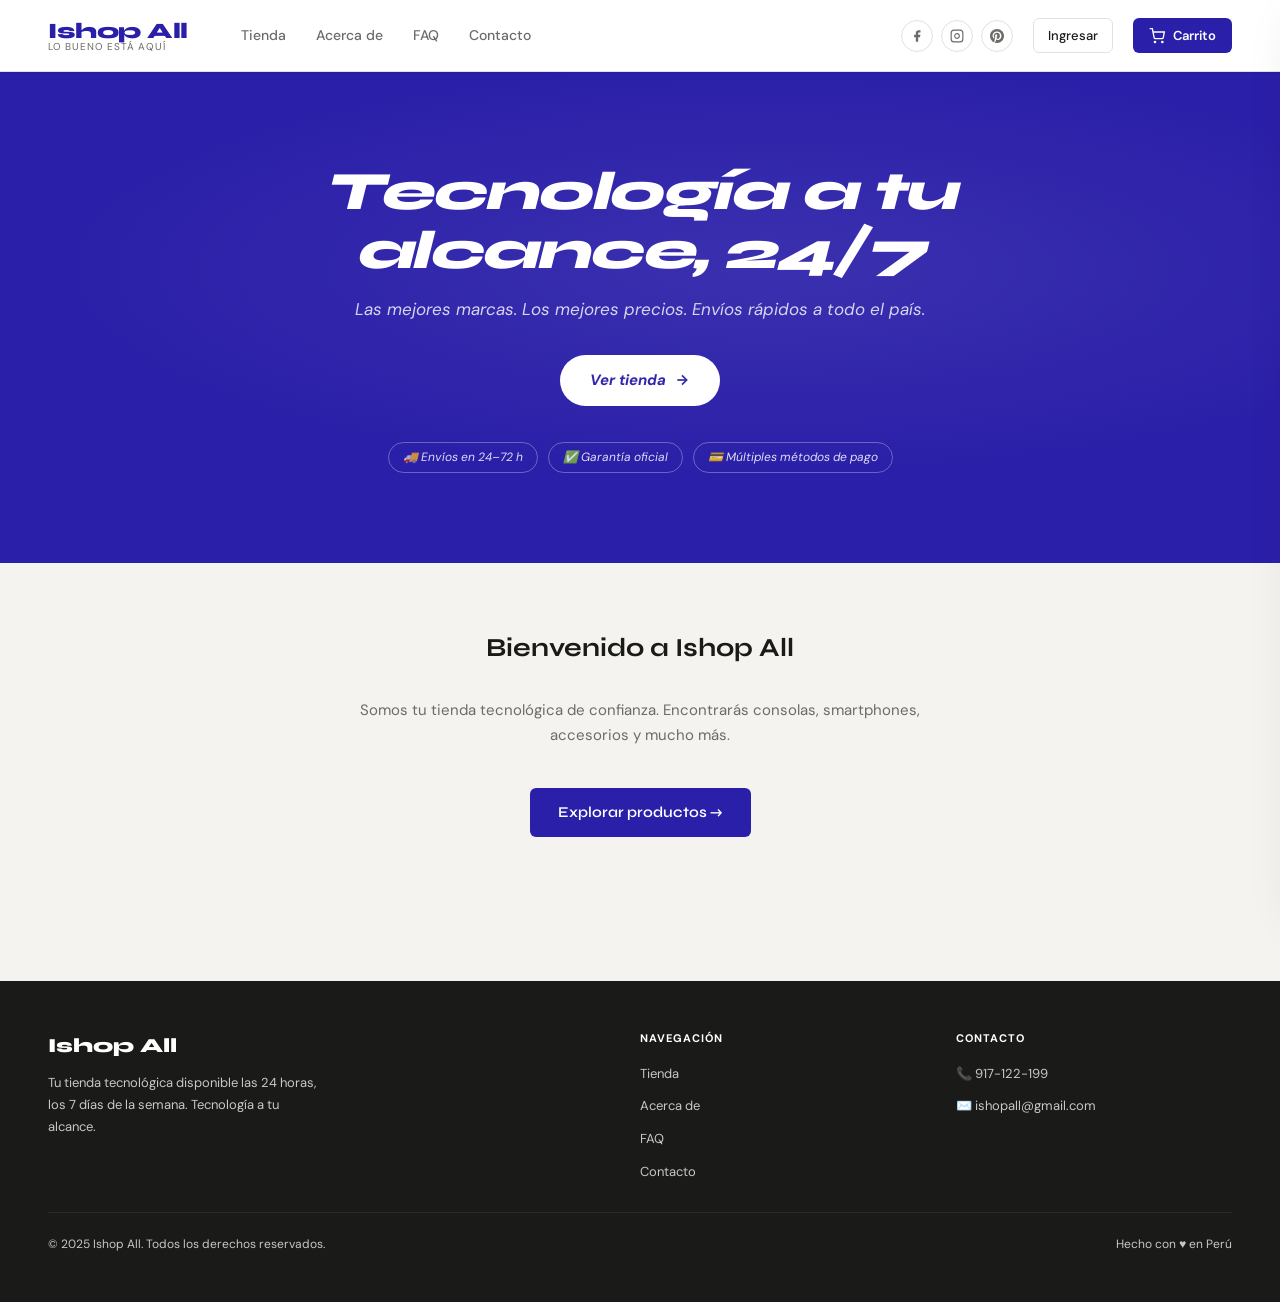
<file: index.html>
<!DOCTYPE html>
<html lang="es">
<head>
  <meta charset="UTF-8"/>
  <meta name="viewport" content="width=device-width, initial-scale=1.0"/>
  <title>Ishop All — Tecnología a tu alcance</title>
  <link rel="stylesheet" href="css/style.css">
</head>
<body>

<!-- ══ HEADER ══ -->
<header>
  <a class="logo-link" href="index.html">
    <h1>Ishop All</h1>
    <span class="tagline">Lo bueno está aquí</span>
  </a>

  <nav>
    <a href="pages/tienda.html">Tienda</a>
    <a href="pages/acerca.html">Acerca de</a>
    <a href="pages/faq.html">FAQ</a>
    <a href="pages/contacto.html">Contacto</a>
  </nav>

  <div class="header-spacer"></div>

  <div class="social-links">
    <a href="https://www.facebook.com" target="_blank" aria-label="Facebook">
      <svg viewBox="0 0 24 24" fill="currentColor"><path d="M18 2h-3a5 5 0 0 0-5 5v3H7v4h3v8h4v-8h3l1-4h-4V7a1 1 0 0 1 1-1h3z"/></svg>
    </a>
    <a href="https://www.instagram.com" target="_blank" aria-label="Instagram">
      <svg viewBox="0 0 24 24" fill="none" stroke="currentColor" stroke-width="2"><rect x="2" y="2" width="20" height="20" rx="5"/><path d="M16 11.37A4 4 0 1 1 12.63 8 4 4 0 0 1 16 11.37z"/><line x1="17.5" y1="6.5" x2="17.51" y2="6.5"/></svg>
    </a>
    <a href="https://www.pinterest.com" target="_blank" aria-label="Pinterest">
      <svg viewBox="0 0 24 24" fill="currentColor"><path d="M12 0C5.373 0 0 5.373 0 12c0 5.084 3.163 9.426 7.627 11.174-.105-.949-.2-2.405.042-3.441.218-.937 1.407-5.965 1.407-5.965s-.359-.719-.359-1.782c0-1.668.967-2.914 2.171-2.914 1.023 0 1.518.769 1.518 1.69 0 1.029-.655 2.568-.994 3.995-.283 1.194.599 2.169 1.777 2.169 2.133 0 3.772-2.249 3.772-5.495 0-2.873-2.064-4.882-5.012-4.882-3.414 0-5.418 2.561-5.418 5.207 0 1.031.397 2.138.893 2.738a.36.36 0 0 1 .083.345l-.333 1.36c-.053.22-.174.267-.402.161-1.499-.698-2.436-2.889-2.436-4.649 0-3.785 2.75-7.262 7.929-7.262 4.163 0 7.398 2.967 7.398 6.931 0 4.136-2.607 7.464-6.227 7.464-1.216 0-2.359-.632-2.75-1.378l-.748 2.853c-.271 1.043-1.002 2.35-1.492 3.146C9.57 23.812 10.763 24 12 24c6.627 0 12-5.373 12-12S18.627 0 12 0z"/></svg>
    </a>
  </div>

  <button class="btn-login" type="button">
    <svg viewBox="0 0 24 24" fill="none" stroke="currentColor" stroke-width="1.8">
      <circle cx="12" cy="8" r="4"/><path d="M4 20c0-4 3.6-7 8-7s8 3 8 7"/>
    </svg>
    Iniciar sesión
  </button>

  <button class="btn-cart" type="button">
    <svg viewBox="0 0 24 24" fill="none" stroke="currentColor" stroke-width="2">
      <circle cx="9" cy="21" r="1"/><circle cx="20" cy="21" r="1"/>
      <path d="M1 1h4l2.68 13.39a2 2 0 0 0 2 1.61h9.72a2 2 0 0 0 2-1.61L23 6H6"/>
    </svg>
    Carrito <span class="cart-count" style="display:none">0</span>
  </button>

  <!-- Hamburger móvil -->
  <button class="btn-menu" type="button" aria-label="Abrir menú">
    <svg width="22" height="22" viewBox="0 0 24 24" fill="none" stroke="currentColor" stroke-width="2">
      <line x1="3" y1="6" x2="21" y2="6"/><line x1="3" y1="12" x2="21" y2="12"/><line x1="3" y1="18" x2="21" y2="18"/>
    </svg>
  </button>
</header>

<!-- Mobile Nav -->
<div class="mobile-nav-overlay">
  <nav class="mobile-nav">
    <button class="close-nav" aria-label="Cerrar">✕</button>
    <a href="index.html">Inicio</a>
    <a href="pages/tienda.html">Tienda</a>
    <a href="pages/acerca.html">Acerca de</a>
    <a href="pages/faq.html">FAQ</a>
    <a href="pages/contacto.html">Contacto</a>
  </nav>
</div>

<!-- ══ HERO ══ -->
<section class="hero">
  <h2>Tecnología a tu<br>alcance, 24/7</h2>
  <p>Las mejores marcas. Los mejores precios. Envíos rápidos a todo el país.</p>
  <a href="pages/tienda.html" class="hero-cta">
    Ver tienda
    <svg width="16" height="16" viewBox="0 0 24 24" fill="none" stroke="currentColor" stroke-width="2.5"><line x1="5" y1="12" x2="19" y2="12"/><polyline points="12 5 19 12 12 19"/></svg>
  </a>
  <div class="hero-badges">
    <span class="hero-badge">🚚 Envíos en 24–72 h</span>
    <span class="hero-badge">✅ Garantía oficial</span>
    <span class="hero-badge">💳 Múltiples métodos de pago</span>
  </div>
</section>

<!-- ══ BIENVENIDA ══ -->
<section class="page-section" style="text-align:center">
  <h2>Bienvenido a Ishop All</h2>
  <p style="color:var(--clr-text-muted);max-width:560px;margin:0 auto 40px">Somos tu tienda tecnológica de confianza. Encontrarás consolas, smartphones, accesorios y mucho más.</p>
  <a href="pages/tienda.html" style="display:inline-block;padding:12px 28px;background:var(--clr-accent);color:#fff;border-radius:var(--radius-sm);font-weight:600;font-family:var(--font-display);transition:background .2s" onmouseover="this.style.background='#1e178a'" onmouseout="this.style.background='var(--clr-accent)'">Explorar productos →</a>
</section>

<!-- ══ CARRITO PANEL ══ -->
<div class="cart-panel-overlay"></div>
<aside class="cart-panel">
  <div class="cart-panel-header">
    <h3>Tu carrito</h3>
    <button class="cart-panel-close" aria-label="Cerrar carrito">✕</button>
  </div>
  <div class="cart-items"></div>
  <div class="cart-panel-footer">
    <div class="cart-total-row">
      <span>Total</span>
      <strong class="cart-total-value">S/ 0</strong>
    </div>
    <button class="btn-checkout">Proceder al pago</button>
  </div>
</aside>

<!-- ══ MODAL LOGIN ══ -->
<div class="modal-overlay">
  <div class="modal" role="dialog" aria-modal="true" aria-labelledby="modal-title">
    <button class="modal-close" aria-label="Cerrar">✕</button>
    <h3 id="modal-title">Iniciar sesión</h3>
    <form id="login-form">
      <div class="form-group">
        <label for="login-email">Correo electrónico</label>
        <input id="login-email" type="email" placeholder="tu@email.com" required>
      </div>
      <div class="form-group">
        <label for="login-pass">Contraseña</label>
        <input id="login-pass" type="password" placeholder="••••••••" required>
      </div>
      <button type="submit" class="btn-primary">Entrar</button>
    </form>
  </div>
</div>

<!-- ══ FOOTER ══ -->
<footer>
  <div class="footer-inner">
    <div class="footer-brand">
      <h3>Ishop All</h3>
      <p>Tu tienda tecnológica disponible las 24 horas, los 7 días de la semana. Tecnología a tu alcance.</p>
    </div>
    <div>
      <h4>Navegación</h4>
      <ul>
        <li><a href="pages/tienda.html">Tienda</a></li>
        <li><a href="pages/acerca.html">Acerca de</a></li>
        <li><a href="pages/faq.html">FAQ</a></li>
        <li><a href="pages/contacto.html">Contacto</a></li>
      </ul>
    </div>
    <div>
      <h4>Contacto</h4>
      <ul>
        <li><a href="tel:917122199">📞 917-122-199</a></li>
        <li><a href="mailto:ishopall@gmail.com">✉️ ishopall@gmail.com</a></li>
      </ul>
    </div>
  </div>
  <div class="footer-bottom">
    <span>© 2025 Ishop All. Todos los derechos reservados.</span>
    <span>Hecho con ♥ en Perú</span>
  </div>
</footer>

<script src="js/productos.js"></script>
<script src="js/main.js"></script>
</body>
</html>
</file>
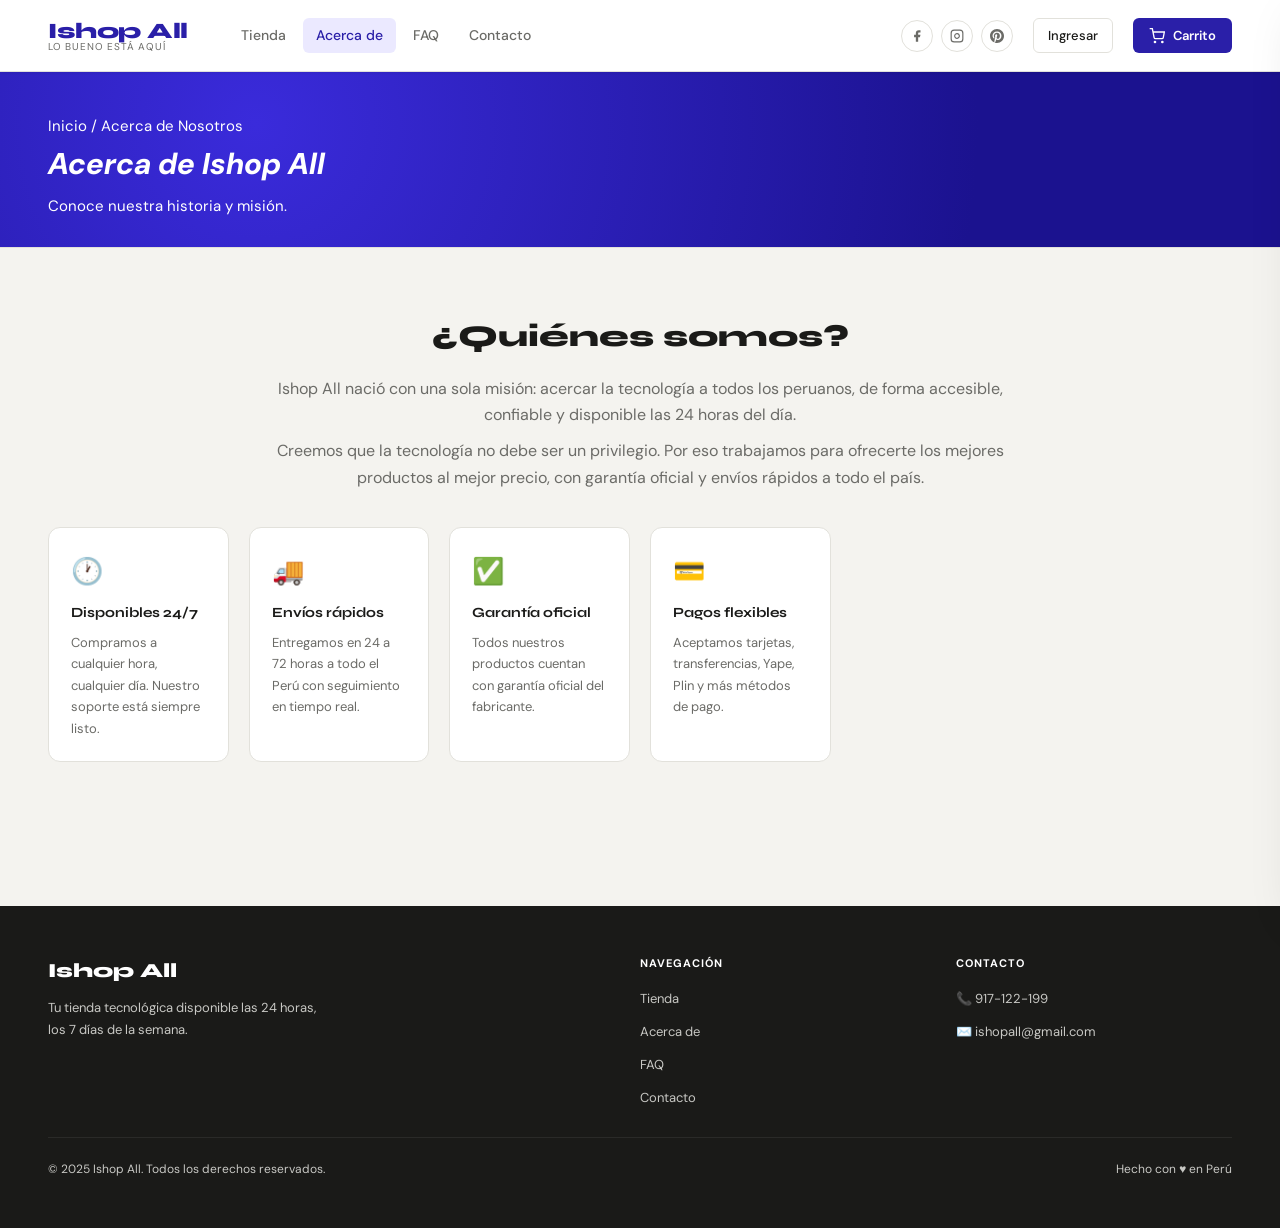
<file: pages/acerca.html>
<!DOCTYPE html>
<html lang="es">
<head>
  <meta charset="UTF-8"/>
  <meta name="viewport" content="width=device-width, initial-scale=1.0"/>
  <title>Acerca de — Ishop All</title>
  <link rel="stylesheet" href="../css/style.css">
</head>
<body>

<!-- ══ HEADER ══ -->
<header>
  <a class="logo-link" href="../index.html">
    <h1>Ishop All</h1>
    <span class="tagline">Lo bueno está aquí</span>
  </a>
  <nav>
    <a href="../pages/tienda.html">Tienda</a>
    <a href="../pages/acerca.html">Acerca de</a>
    <a href="../pages/faq.html">FAQ</a>
    <a href="../pages/contacto.html">Contacto</a>
  </nav>
  <div class="header-spacer"></div>
  <div class="social-links">
    <a href="https://www.facebook.com" target="_blank" aria-label="Facebook">
      <svg viewBox="0 0 24 24" fill="currentColor"><path d="M18 2h-3a5 5 0 0 0-5 5v3H7v4h3v8h4v-8h3l1-4h-4V7a1 1 0 0 1 1-1h3z"/></svg>
    </a>
    <a href="https://www.instagram.com" target="_blank" aria-label="Instagram">
      <svg viewBox="0 0 24 24" fill="none" stroke="currentColor" stroke-width="2"><rect x="2" y="2" width="20" height="20" rx="5"/><path d="M16 11.37A4 4 0 1 1 12.63 8 4 4 0 0 1 16 11.37z"/><line x1="17.5" y1="6.5" x2="17.51" y2="6.5"/></svg>
    </a>
    <a href="https://www.pinterest.com" target="_blank" aria-label="Pinterest">
      <svg viewBox="0 0 24 24" fill="currentColor"><path d="M12 0C5.373 0 0 5.373 0 12c0 5.084 3.163 9.426 7.627 11.174-.105-.949-.2-2.405.042-3.441.218-.937 1.407-5.965 1.407-5.965s-.359-.719-.359-1.782c0-1.668.967-2.914 2.171-2.914 1.023 0 1.518.769 1.518 1.69 0 1.029-.655 2.568-.994 3.995-.283 1.194.599 2.169 1.777 2.169 2.133 0 3.772-2.249 3.772-5.495 0-2.873-2.064-4.882-5.012-4.882-3.414 0-5.418 2.561-5.418 5.207 0 1.031.397 2.138.893 2.738a.36.36 0 0 1 .083.345l-.333 1.36c-.053.22-.174.267-.402.161-1.499-.698-2.436-2.889-2.436-4.649 0-3.785 2.75-7.262 7.929-7.262 4.163 0 7.398 2.967 7.398 6.931 0 4.136-2.607 7.464-6.227 7.464-1.216 0-2.359-.632-2.75-1.378l-.748 2.853c-.271 1.043-1.002 2.35-1.492 3.146C9.57 23.812 10.763 24 12 24c6.627 0 12-5.373 12-12S18.627 0 12 0z"/></svg>
    </a>
  </div>
  <button class="btn-login" type="button">
    <svg viewBox="0 0 24 24" fill="none" stroke="currentColor" stroke-width="1.8">
      <circle cx="12" cy="8" r="4"/><path d="M4 20c0-4 3.6-7 8-7s8 3 8 7"/>
    </svg>
    Iniciar sesión
  </button>
  <button class="btn-cart" type="button">
    <svg viewBox="0 0 24 24" fill="none" stroke="currentColor" stroke-width="2">
      <circle cx="9" cy="21" r="1"/><circle cx="20" cy="21" r="1"/>
      <path d="M1 1h4l2.68 13.39a2 2 0 0 0 2 1.61h9.72a2 2 0 0 0 2-1.61L23 6H6"/>
    </svg>
    Carrito <span class="cart-count" style="display:none">0</span>
  </button>
  <button class="btn-menu" type="button" aria-label="Abrir menú">
    <svg width="22" height="22" viewBox="0 0 24 24" fill="none" stroke="currentColor" stroke-width="2">
      <line x1="3" y1="6" x2="21" y2="6"/><line x1="3" y1="12" x2="21" y2="12"/><line x1="3" y1="18" x2="21" y2="18"/>
    </svg>
  </button>
</header>

<div class="mobile-nav-overlay">
  <nav class="mobile-nav">
    <button class="close-nav" aria-label="Cerrar">✕</button>
    <a href="../index.html">Inicio</a>
    <a href="../pages/tienda.html">Tienda</a>
    <a href="../pages/acerca.html">Acerca de</a>
    <a href="../pages/faq.html">FAQ</a>
    <a href="../pages/contacto.html">Contacto</a>
  </nav>
</div>

<!-- ══ PAGE HEADER ══ -->
<div class="page-header">
  <p class=".breadcrumb a"><a href="../index.html">Inicio</a> / Acerca de Nosotros</p>
  <h2>Acerca de Ishop All</h2>
  <p>Conoce nuestra historia y misión.</p>
</div>

<!-- ══ CONTENIDO ══ -->
<section class="page-section">
  <div id="acerca">
    <h2>¿Quiénes somos?</h2>
    <p>Ishop All nació con una sola misión: acercar la tecnología a todos los peruanos, de forma accesible, confiable y disponible las 24 horas del día.</p>
    <p>Creemos que la tecnología no debe ser un privilegio. Por eso trabajamos para ofrecerte los mejores productos al mejor precio, con garantía oficial y envíos rápidos a todo el país.</p>
  </div>

  <div class="feature-grid">
    <div class="feature-card">
      <span class="feature-icon">🕐</span>
      <h4>Disponibles 24/7</h4>
      <p>Compramos a cualquier hora, cualquier día. Nuestro soporte está siempre listo.</p>
    </div>
    <div class="feature-card">
      <span class="feature-icon">🚚</span>
      <h4>Envíos rápidos</h4>
      <p>Entregamos en 24 a 72 horas a todo el Perú con seguimiento en tiempo real.</p>
    </div>
    <div class="feature-card">
      <span class="feature-icon">✅</span>
      <h4>Garantía oficial</h4>
      <p>Todos nuestros productos cuentan con garantía oficial del fabricante.</p>
    </div>
    <div class="feature-card">
      <span class="feature-icon">💳</span>
      <h4>Pagos flexibles</h4>
      <p>Aceptamos tarjetas, transferencias, Yape, Plin y más métodos de pago.</p>
    </div>
  </div>
</section>

<!-- ══ CARRITO PANEL ══ -->
<div class="cart-panel-overlay"></div>
<aside class="cart-panel">
  <div class="cart-panel-header">
    <h3>Tu carrito</h3>
    <button class="cart-panel-close" aria-label="Cerrar carrito">✕</button>
  </div>
  <div class="cart-items"></div>
  <div class="cart-panel-footer">
    <div class="cart-total-row">
      <span>Total</span>
      <strong class="cart-total-value">S/ 0</strong>
    </div>
    <button class="btn-checkout">Proceder al pago</button>
  </div>
</aside>

<!-- ══ MODAL LOGIN ══ -->
<div class="modal-overlay">
  <div class="modal" role="dialog" aria-modal="true" aria-labelledby="modal-title">
    <button class="modal-close" aria-label="Cerrar">✕</button>
    <h3 id="modal-title">Iniciar sesión</h3>
    <form id="login-form">
      <div class="form-group">
        <label for="login-email">Correo electrónico</label>
        <input id="login-email" type="email" placeholder="tu@email.com" required>
      </div>
      <div class="form-group">
        <label for="login-pass">Contraseña</label>
        <input id="login-pass" type="password" placeholder="••••••••" required>
      </div>
      <button type="submit" class="btn-primary">Entrar</button>
    </form>
  </div>
</div>

<!-- ══ FOOTER ══ -->
<footer>
  <div class="footer-inner">
    <div class="footer-brand">
      <h3>Ishop All</h3>
      <p>Tu tienda tecnológica disponible las 24 horas, los 7 días de la semana.</p>
    </div>
    <div>
      <h4>Navegación</h4>
      <ul>
        <li><a href="../pages/tienda.html">Tienda</a></li>
        <li><a href="../pages/acerca.html">Acerca de</a></li>
        <li><a href="../pages/faq.html">FAQ</a></li>
        <li><a href="../pages/contacto.html">Contacto</a></li>
      </ul>
    </div>
    <div>
      <h4>Contacto</h4>
      <ul>
        <li><a href="tel:917122199">📞 917-122-199</a></li>
        <li><a href="mailto:ishopall@gmail.com">✉️ ishopall@gmail.com</a></li>
      </ul>
    </div>
  </div>
  <div class="footer-bottom">
    <span>© 2025 Ishop All. Todos los derechos reservados.</span>
    <span>Hecho con ♥ en Perú</span>
  </div>
</footer>

<script src="../js/productos.js"></script>
<script src="../js/main.js"></script>
</body>
</html>
</file>
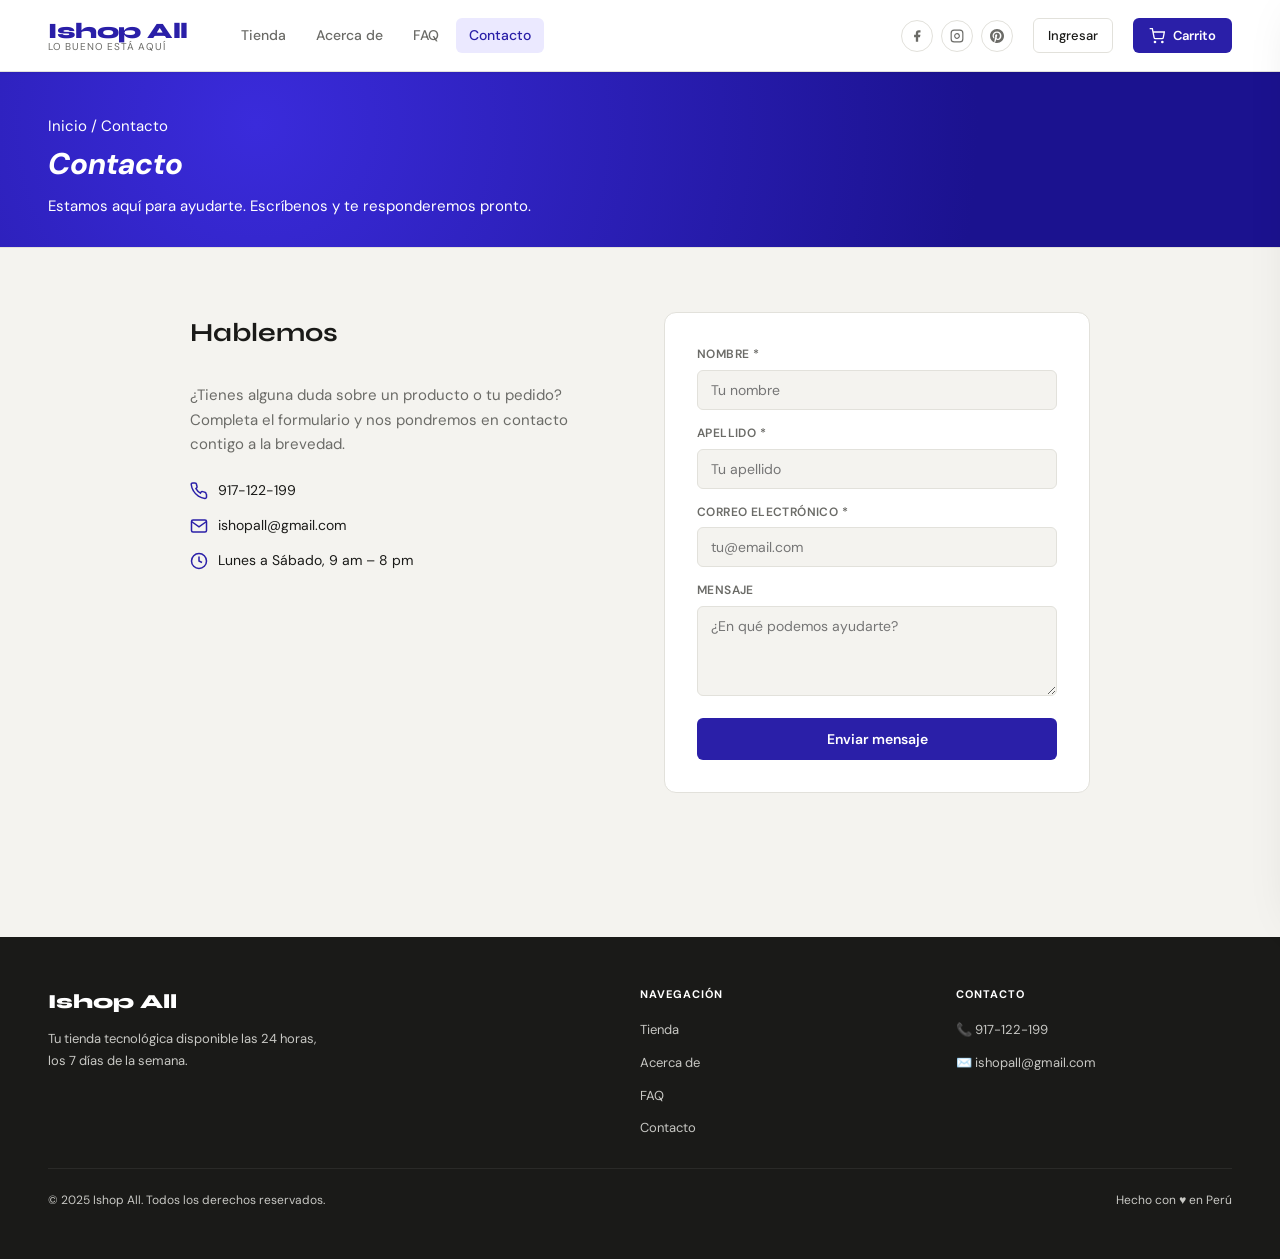
<file: pages/contacto.html>
<!DOCTYPE html>
<html lang="es">
<head>
  <meta charset="UTF-8"/>
  <meta name="viewport" content="width=device-width, initial-scale=1.0"/>
  <title>Contacto — Ishop All</title>
  <link rel="stylesheet" href="../css/style.css">
</head>
<body>

<!-- ══ HEADER ══ -->
<header>
  <a class="logo-link" href="../index.html">
    <h1>Ishop All</h1>
    <span class="tagline">Lo bueno está aquí</span>
  </a>
  <nav>
    <a href="../pages/tienda.html">Tienda</a>
    <a href="../pages/acerca.html">Acerca de</a>
    <a href="../pages/faq.html">FAQ</a>
    <a href="../pages/contacto.html">Contacto</a>
  </nav>
  <div class="header-spacer"></div>
  <div class="social-links">
    <a href="https://www.facebook.com" target="_blank" aria-label="Facebook">
      <svg viewBox="0 0 24 24" fill="currentColor"><path d="M18 2h-3a5 5 0 0 0-5 5v3H7v4h3v8h4v-8h3l1-4h-4V7a1 1 0 0 1 1-1h3z"/></svg>
    </a>
    <a href="https://www.instagram.com" target="_blank" aria-label="Instagram">
      <svg viewBox="0 0 24 24" fill="none" stroke="currentColor" stroke-width="2"><rect x="2" y="2" width="20" height="20" rx="5"/><path d="M16 11.37A4 4 0 1 1 12.63 8 4 4 0 0 1 16 11.37z"/><line x1="17.5" y1="6.5" x2="17.51" y2="6.5"/></svg>
    </a>
    <a href="https://www.pinterest.com" target="_blank" aria-label="Pinterest">
      <svg viewBox="0 0 24 24" fill="currentColor"><path d="M12 0C5.373 0 0 5.373 0 12c0 5.084 3.163 9.426 7.627 11.174-.105-.949-.2-2.405.042-3.441.218-.937 1.407-5.965 1.407-5.965s-.359-.719-.359-1.782c0-1.668.967-2.914 2.171-2.914 1.023 0 1.518.769 1.518 1.69 0 1.029-.655 2.568-.994 3.995-.283 1.194.599 2.169 1.777 2.169 2.133 0 3.772-2.249 3.772-5.495 0-2.873-2.064-4.882-5.012-4.882-3.414 0-5.418 2.561-5.418 5.207 0 1.031.397 2.138.893 2.738a.36.36 0 0 1 .083.345l-.333 1.36c-.053.22-.174.267-.402.161-1.499-.698-2.436-2.889-2.436-4.649 0-3.785 2.75-7.262 7.929-7.262 4.163 0 7.398 2.967 7.398 6.931 0 4.136-2.607 7.464-6.227 7.464-1.216 0-2.359-.632-2.75-1.378l-.748 2.853c-.271 1.043-1.002 2.35-1.492 3.146C9.57 23.812 10.763 24 12 24c6.627 0 12-5.373 12-12S18.627 0 12 0z"/></svg>
    </a>
  </div>
  <button class="btn-login" type="button">
    <svg viewBox="0 0 24 24" fill="none" stroke="currentColor" stroke-width="1.8">
      <circle cx="12" cy="8" r="4"/><path d="M4 20c0-4 3.6-7 8-7s8 3 8 7"/>
    </svg>
    Iniciar sesión
  </button>
  <button class="btn-cart" type="button">
    <svg viewBox="0 0 24 24" fill="none" stroke="currentColor" stroke-width="2">
      <circle cx="9" cy="21" r="1"/><circle cx="20" cy="21" r="1"/>
      <path d="M1 1h4l2.68 13.39a2 2 0 0 0 2 1.61h9.72a2 2 0 0 0 2-1.61L23 6H6"/>
    </svg>
    Carrito <span class="cart-count" style="display:none">0</span>
  </button>
  <button class="btn-menu" type="button" aria-label="Abrir menú">
    <svg width="22" height="22" viewBox="0 0 24 24" fill="none" stroke="currentColor" stroke-width="2">
      <line x1="3" y1="6" x2="21" y2="6"/><line x1="3" y1="12" x2="21" y2="12"/><line x1="3" y1="18" x2="21" y2="18"/>
    </svg>
  </button>
</header>

<div class="mobile-nav-overlay">
  <nav class="mobile-nav">
    <button class="close-nav" aria-label="Cerrar">✕</button>
    <a href="../index.html">Inicio</a>
    <a href="../pages/tienda.html">Tienda</a>
    <a href="../pages/acerca.html">Acerca de</a>
    <a href="../pages/faq.html">FAQ</a>
    <a href="../pages/contacto.html">Contacto</a>
  </nav>
</div>

<!-- ══ PAGE HEADER ══ -->
<div class="page-header">
  <p class=".breadcrumb a><a href="../index.html">Inicio</a> / Contacto</p>
  <h2>Contacto</h2>
  <p>Estamos aquí para ayudarte. Escríbenos y te responderemos pronto.</p>
</div>

<!-- ══ CONTACTO ══ -->
<section class="page-section">
  <div class="contacto-wrapper">

    <div class="contacto-info">
      <h2>Hablemos</h2>
      <p>¿Tienes alguna duda sobre un producto o tu pedido? Completa el formulario y nos pondremos en contacto contigo a la brevedad.</p>

      <div class="contacto-detail">
        <svg viewBox="0 0 24 24" fill="none" stroke="currentColor" stroke-width="2">
          <path d="M22 16.92v3a2 2 0 0 1-2.18 2 19.79 19.79 0 0 1-8.63-3.07A19.5 19.5 0 0 1 4.69 12a19.79 19.79 0 0 1-3.07-8.67A2 2 0 0 1 3.6 1.18h3a2 2 0 0 1 2 1.72 12.84 12.84 0 0 0 .7 2.81 2 2 0 0 1-.45 2.11L7.91 8.82a16 16 0 0 0 6 6l.87-1.54a2 2 0 0 1 2.11-.45 12.84 12.84 0 0 0 2.81.7A2 2 0 0 1 21.27 15z"/>
        </svg>
        <span>917-122-199</span>
      </div>

      <div class="contacto-detail">
        <svg viewBox="0 0 24 24" fill="none" stroke="currentColor" stroke-width="2">
          <path d="M4 4h16c1.1 0 2 .9 2 2v12c0 1.1-.9 2-2 2H4c-1.1 0-2-.9-2-2V6c0-1.1.9-2 2-2z"/>
          <polyline points="22,6 12,13 2,6"/>
        </svg>
        <span>ishopall@gmail.com</span>
      </div>

      <div class="contacto-detail">
        <svg viewBox="0 0 24 24" fill="none" stroke="currentColor" stroke-width="2">
          <circle cx="12" cy="12" r="10"/>
          <polyline points="12 6 12 12 16 14"/>
        </svg>
        <span>Lunes a Sábado, 9 am – 8 pm</span>
      </div>
    </div>

    <div>
      <form id="contact-form" style="background:var(--clr-surface);padding:32px;border:1px solid var(--clr-border);border-radius:var(--radius-md);">
        <div class="form-group">
          <label for="c-nombre">Nombre *</label>
          <input id="c-nombre" type="text" placeholder="Tu nombre" required>
        </div>
        <div class="form-group">
          <label for="c-apellido">Apellido *</label>
          <input id="c-apellido" type="text" placeholder="Tu apellido" required>
        </div>
        <div class="form-group">
          <label for="c-email">Correo electrónico *</label>
          <input id="c-email" type="email" placeholder="tu@email.com" required>
        </div>
        <div class="form-group">
          <label for="c-mensaje">Mensaje</label>
          <textarea id="c-mensaje" placeholder="¿En qué podemos ayudarte?"></textarea>
        </div>
        <button type="submit" class="btn-primary">Enviar mensaje</button>
      </form>
    </div>

  </div>
</section>

<!-- ══ CARRITO PANEL ══ -->
<div class="cart-panel-overlay"></div>
<aside class="cart-panel">
  <div class="cart-panel-header">
    <h3>Tu carrito</h3>
    <button class="cart-panel-close" aria-label="Cerrar carrito">✕</button>
  </div>
  <div class="cart-items"></div>
  <div class="cart-panel-footer">
    <div class="cart-total-row">
      <span>Total</span>
      <strong class="cart-total-value">S/ 0</strong>
    </div>
    <button class="btn-checkout">Proceder al pago</button>
  </div>
</aside>

<!-- ══ MODAL LOGIN ══ -->
<div class="modal-overlay">
  <div class="modal" role="dialog" aria-modal="true" aria-labelledby="modal-title">
    <button class="modal-close" aria-label="Cerrar">✕</button>
    <h3 id="modal-title">Iniciar sesión</h3>
    <form id="login-form">
      <div class="form-group">
        <label for="login-email">Correo electrónico</label>
        <input id="login-email" type="email" placeholder="tu@email.com" required>
      </div>
      <div class="form-group">
        <label for="login-pass">Contraseña</label>
        <input id="login-pass" type="password" placeholder="••••••••" required>
      </div>
      <button type="submit" class="btn-primary">Entrar</button>
    </form>
  </div>
</div>

<!-- ══ FOOTER ══ -->
<footer>
  <div class="footer-inner">
    <div class="footer-brand">
      <h3>Ishop All</h3>
      <p>Tu tienda tecnológica disponible las 24 horas, los 7 días de la semana.</p>
    </div>
    <div>
      <h4>Navegación</h4>
      <ul>
        <li><a href="../pages/tienda.html">Tienda</a></li>
        <li><a href="../pages/acerca.html">Acerca de</a></li>
        <li><a href="../pages/faq.html">FAQ</a></li>
        <li><a href="../pages/contacto.html">Contacto</a></li>
      </ul>
    </div>
    <div>
      <h4>Contacto</h4>
      <ul>
        <li><a href="tel:917122199">📞 917-122-199</a></li>
        <li><a href="mailto:ishopall@gmail.com">✉️ ishopall@gmail.com</a></li>
      </ul>
    </div>
  </div>
  <div class="footer-bottom">
    <span>© 2025 Ishop All. Todos los derechos reservados.</span>
    <span>Hecho con ♥ en Perú</span>
  </div>
</footer>

<script src="../js/productos.js"></script>
<script src="../js/main.js"></script>
</body>
</html>
</file>
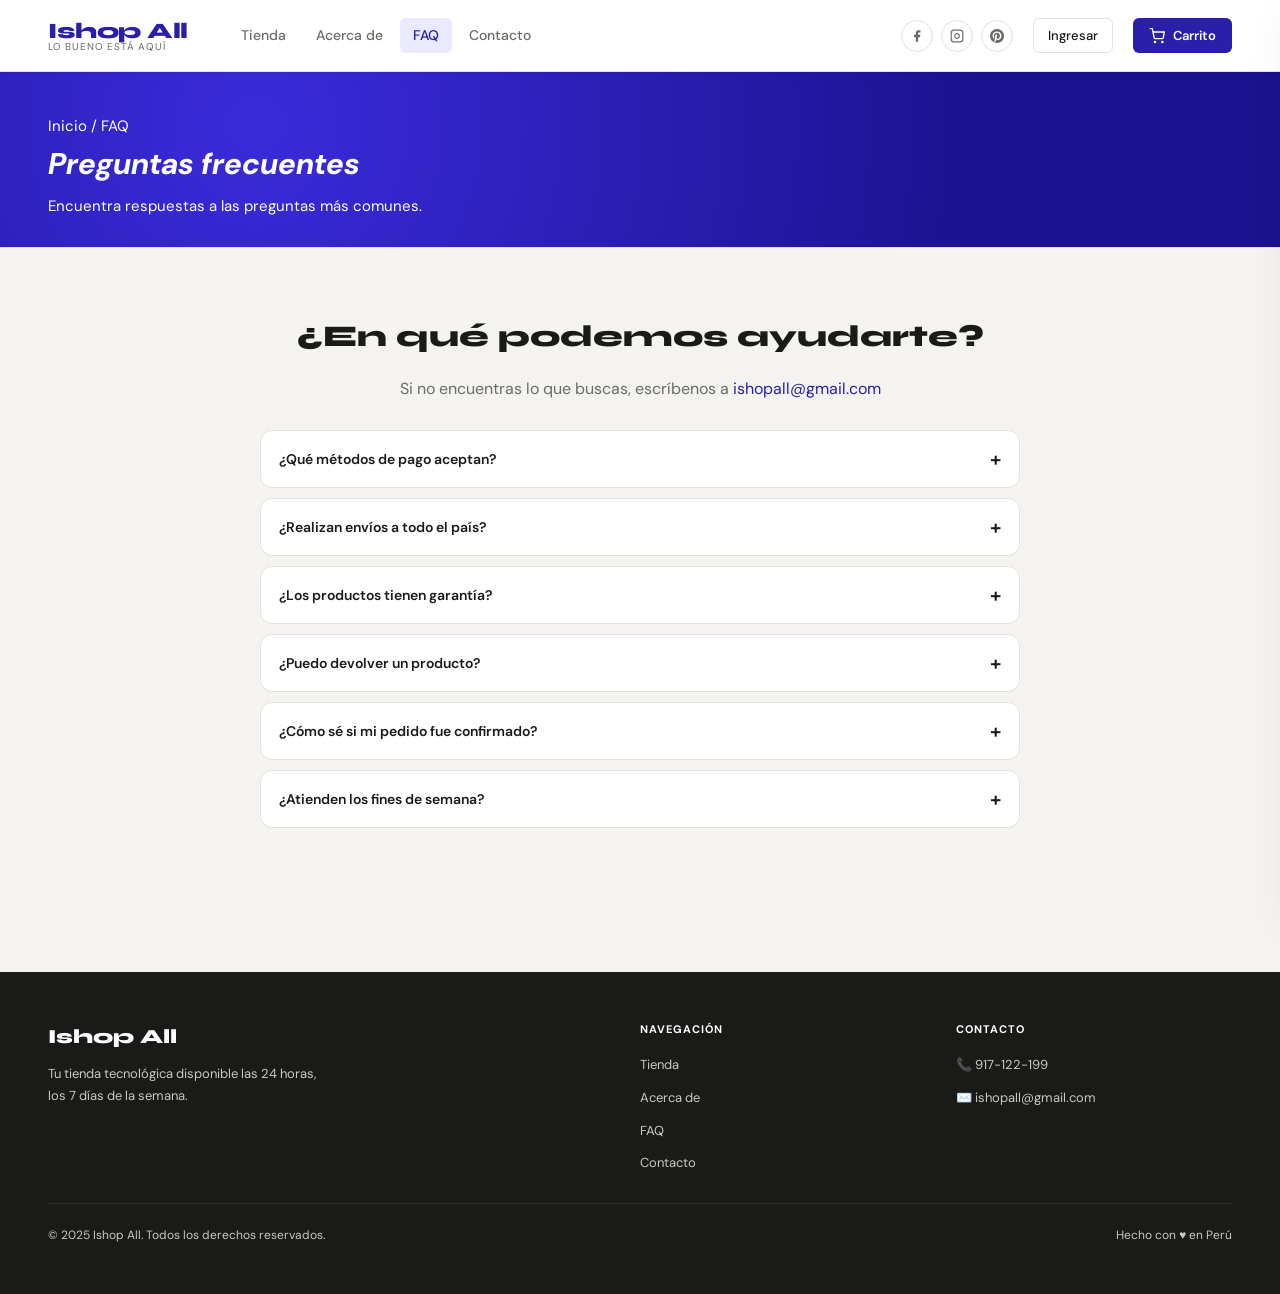
<file: pages/faq.html>
<!DOCTYPE html>
<html lang="es">
<head>
  <meta charset="UTF-8"/>
  <meta name="viewport" content="width=device-width, initial-scale=1.0"/>
  <title>FAQ — Ishop All</title>
  <link rel="stylesheet" href="../css/style.css">
</head>
<body>

<!-- ══ HEADER ══ -->
<header>
  <a class="logo-link" href="../index.html">
    <h1>Ishop All</h1>
    <span class="tagline">Lo bueno está aquí</span>
  </a>
  <nav>
    <a href="../pages/tienda.html">Tienda</a>
    <a href="../pages/acerca.html">Acerca de</a>
    <a href="../pages/faq.html">FAQ</a>
    <a href="../pages/contacto.html">Contacto</a>
  </nav>
  <div class="header-spacer"></div>
  <div class="social-links">
    <a href="https://www.facebook.com" target="_blank" aria-label="Facebook">
      <svg viewBox="0 0 24 24" fill="currentColor"><path d="M18 2h-3a5 5 0 0 0-5 5v3H7v4h3v8h4v-8h3l1-4h-4V7a1 1 0 0 1 1-1h3z"/></svg>
    </a>
    <a href="https://www.instagram.com" target="_blank" aria-label="Instagram">
      <svg viewBox="0 0 24 24" fill="none" stroke="currentColor" stroke-width="2"><rect x="2" y="2" width="20" height="20" rx="5"/><path d="M16 11.37A4 4 0 1 1 12.63 8 4 4 0 0 1 16 11.37z"/><line x1="17.5" y1="6.5" x2="17.51" y2="6.5"/></svg>
    </a>
    <a href="https://www.pinterest.com" target="_blank" aria-label="Pinterest">
      <svg viewBox="0 0 24 24" fill="currentColor"><path d="M12 0C5.373 0 0 5.373 0 12c0 5.084 3.163 9.426 7.627 11.174-.105-.949-.2-2.405.042-3.441.218-.937 1.407-5.965 1.407-5.965s-.359-.719-.359-1.782c0-1.668.967-2.914 2.171-2.914 1.023 0 1.518.769 1.518 1.69 0 1.029-.655 2.568-.994 3.995-.283 1.194.599 2.169 1.777 2.169 2.133 0 3.772-2.249 3.772-5.495 0-2.873-2.064-4.882-5.012-4.882-3.414 0-5.418 2.561-5.418 5.207 0 1.031.397 2.138.893 2.738a.36.36 0 0 1 .083.345l-.333 1.36c-.053.22-.174.267-.402.161-1.499-.698-2.436-2.889-2.436-4.649 0-3.785 2.75-7.262 7.929-7.262 4.163 0 7.398 2.967 7.398 6.931 0 4.136-2.607 7.464-6.227 7.464-1.216 0-2.359-.632-2.75-1.378l-.748 2.853c-.271 1.043-1.002 2.35-1.492 3.146C9.57 23.812 10.763 24 12 24c6.627 0 12-5.373 12-12S18.627 0 12 0z"/></svg>
    </a>
  </div>
  <button class="btn-login" type="button">
    <svg viewBox="0 0 24 24" fill="none" stroke="currentColor" stroke-width="1.8">
      <circle cx="12" cy="8" r="4"/><path d="M4 20c0-4 3.6-7 8-7s8 3 8 7"/>
    </svg>
    Iniciar sesión
  </button>
  <button class="btn-cart" type="button">
    <svg viewBox="0 0 24 24" fill="none" stroke="currentColor" stroke-width="2">
      <circle cx="9" cy="21" r="1"/><circle cx="20" cy="21" r="1"/>
      <path d="M1 1h4l2.68 13.39a2 2 0 0 0 2 1.61h9.72a2 2 0 0 0 2-1.61L23 6H6"/>
    </svg>
    Carrito <span class="cart-count" style="display:none">0</span>
  </button>
  <button class="btn-menu" type="button" aria-label="Abrir menú">
    <svg width="22" height="22" viewBox="0 0 24 24" fill="none" stroke="currentColor" stroke-width="2">
      <line x1="3" y1="6" x2="21" y2="6"/><line x1="3" y1="12" x2="21" y2="12"/><line x1="3" y1="18" x2="21" y2="18"/>
    </svg>
  </button>
</header>

<div class="mobile-nav-overlay">
  <nav class="mobile-nav">
    <button class="close-nav" aria-label="Cerrar">✕</button>
    <a href="../index.html">Inicio</a>
    <a href="../pages/tienda.html">Tienda</a>
    <a href="../pages/acerca.html">Acerca de</a>
    <a href="../pages/faq.html">FAQ</a>
    <a href="../pages/contacto.html">Contacto</a>
  </nav>
</div>

<!-- ══ PAGE HEADER ══ -->
<div class="page-header">
  <p class=".breadcrumb a"><a href="../index.html">Inicio</a> / FAQ</p>
  <h2>Preguntas frecuentes</h2>
  <p>Encuentra respuestas a las preguntas más comunes.</p>
</div>

<!-- ══ FAQ ══ -->
<section class="page-section">
  <div id="faq">
    <h2>¿En qué podemos ayudarte?</h2>
    <p>Si no encuentras lo que buscas, escríbenos a <a href="mailto:ishopall@gmail.com" style="color:var(--clr-accent)">ishopall@gmail.com</a></p>

    <div class="faq-list">

      <div class="faq-item">
        <button class="faq-question" aria-expanded="false">
          ¿Qué métodos de pago aceptan?
          <span class="faq-icon">+</span>
        </button>
        <div class="faq-answer">
          Aceptamos tarjetas de crédito y débito (Visa, Mastercard), transferencias bancarias, Yape, Plin y pagos digitales. Todos los pagos son procesados de forma segura.
        </div>
      </div>

      <div class="faq-item">
        <button class="faq-question" aria-expanded="false">
          ¿Realizan envíos a todo el país?
          <span class="faq-icon">+</span>
        </button>
        <div class="faq-answer">
          Sí, enviamos a todo el Perú. Los tiempos de entrega son de 24 a 72 horas hábiles según tu ubicación. Recibirás un código de seguimiento una vez despachado tu pedido.
        </div>
      </div>

      <div class="faq-item">
        <button class="faq-question" aria-expanded="false">
          ¿Los productos tienen garantía?
          <span class="faq-icon">+</span>
        </button>
        <div class="faq-answer">
          Todos nuestros productos cuentan con garantía oficial del fabricante. El plazo varía según el producto y la marca, pero generalmente es de 12 meses.
        </div>
      </div>

      <div class="faq-item">
        <button class="faq-question" aria-expanded="false">
          ¿Puedo devolver un producto?
          <span class="faq-icon">+</span>
        </button>
        <div class="faq-answer">
          Sí. Aceptamos devoluciones dentro de los 7 días calendario posteriores a la recepción del producto, siempre que esté en su estado original y con el empaque intacto. Contáctanos por correo o teléfono.
        </div>
      </div>

      <div class="faq-item">
        <button class="faq-question" aria-expanded="false">
          ¿Cómo sé si mi pedido fue confirmado?
          <span class="faq-icon">+</span>
        </button>
        <div class="faq-answer">
          Recibirás un correo electrónico de confirmación inmediatamente después de realizar tu compra. Si no lo recibes, revisa tu carpeta de spam o contáctanos.
        </div>
      </div>

      <div class="faq-item">
        <button class="faq-question" aria-expanded="false">
          ¿Atienden los fines de semana?
          <span class="faq-icon">+</span>
        </button>
        <div class="faq-answer">
          Nuestro soporte está disponible de lunes a sábado de 9 am a 8 pm. Los pedidos se pueden realizar las 24 horas, pero son procesados en horario hábil.
        </div>
      </div>

    </div>
  </div>
</section>

<!-- ══ CARRITO PANEL ══ -->
<div class="cart-panel-overlay"></div>
<aside class="cart-panel">
  <div class="cart-panel-header">
    <h3>Tu carrito</h3>
    <button class="cart-panel-close" aria-label="Cerrar carrito">✕</button>
  </div>
  <div class="cart-items"></div>
  <div class="cart-panel-footer">
    <div class="cart-total-row">
      <span>Total</span>
      <strong class="cart-total-value">S/ 0</strong>
    </div>
    <button class="btn-checkout">Proceder al pago</button>
  </div>
</aside>

<!-- ══ MODAL LOGIN ══ -->
<div class="modal-overlay">
  <div class="modal" role="dialog" aria-modal="true" aria-labelledby="modal-title">
    <button class="modal-close" aria-label="Cerrar">✕</button>
    <h3 id="modal-title">Iniciar sesión</h3>
    <form id="login-form">
      <div class="form-group">
        <label for="login-email">Correo electrónico</label>
        <input id="login-email" type="email" placeholder="tu@email.com" required>
      </div>
      <div class="form-group">
        <label for="login-pass">Contraseña</label>
        <input id="login-pass" type="password" placeholder="••••••••" required>
      </div>
      <button type="submit" class="btn-primary">Entrar</button>
    </form>
  </div>
</div>

<!-- ══ FOOTER ══ -->
<footer>
  <div class="footer-inner">
    <div class="footer-brand">
      <h3>Ishop All</h3>
      <p>Tu tienda tecnológica disponible las 24 horas, los 7 días de la semana.</p>
    </div>
    <div>
      <h4>Navegación</h4>
      <ul>
        <li><a href="../pages/tienda.html">Tienda</a></li>
        <li><a href="../pages/acerca.html">Acerca de</a></li>
        <li><a href="../pages/faq.html">FAQ</a></li>
        <li><a href="../pages/contacto.html">Contacto</a></li>
      </ul>
    </div>
    <div>
      <h4>Contacto</h4>
      <ul>
        <li><a href="tel:917122199">📞 917-122-199</a></li>
        <li><a href="mailto:ishopall@gmail.com">✉️ ishopall@gmail.com</a></li>
      </ul>
    </div>
  </div>
  <div class="footer-bottom">
    <span>© 2025 Ishop All. Todos los derechos reservados.</span>
    <span>Hecho con ♥ en Perú</span>
  </div>
</footer>

<script src="../js/productos.js"></script>
<script src="../js/main.js"></script>
</body>
</html>
</file>
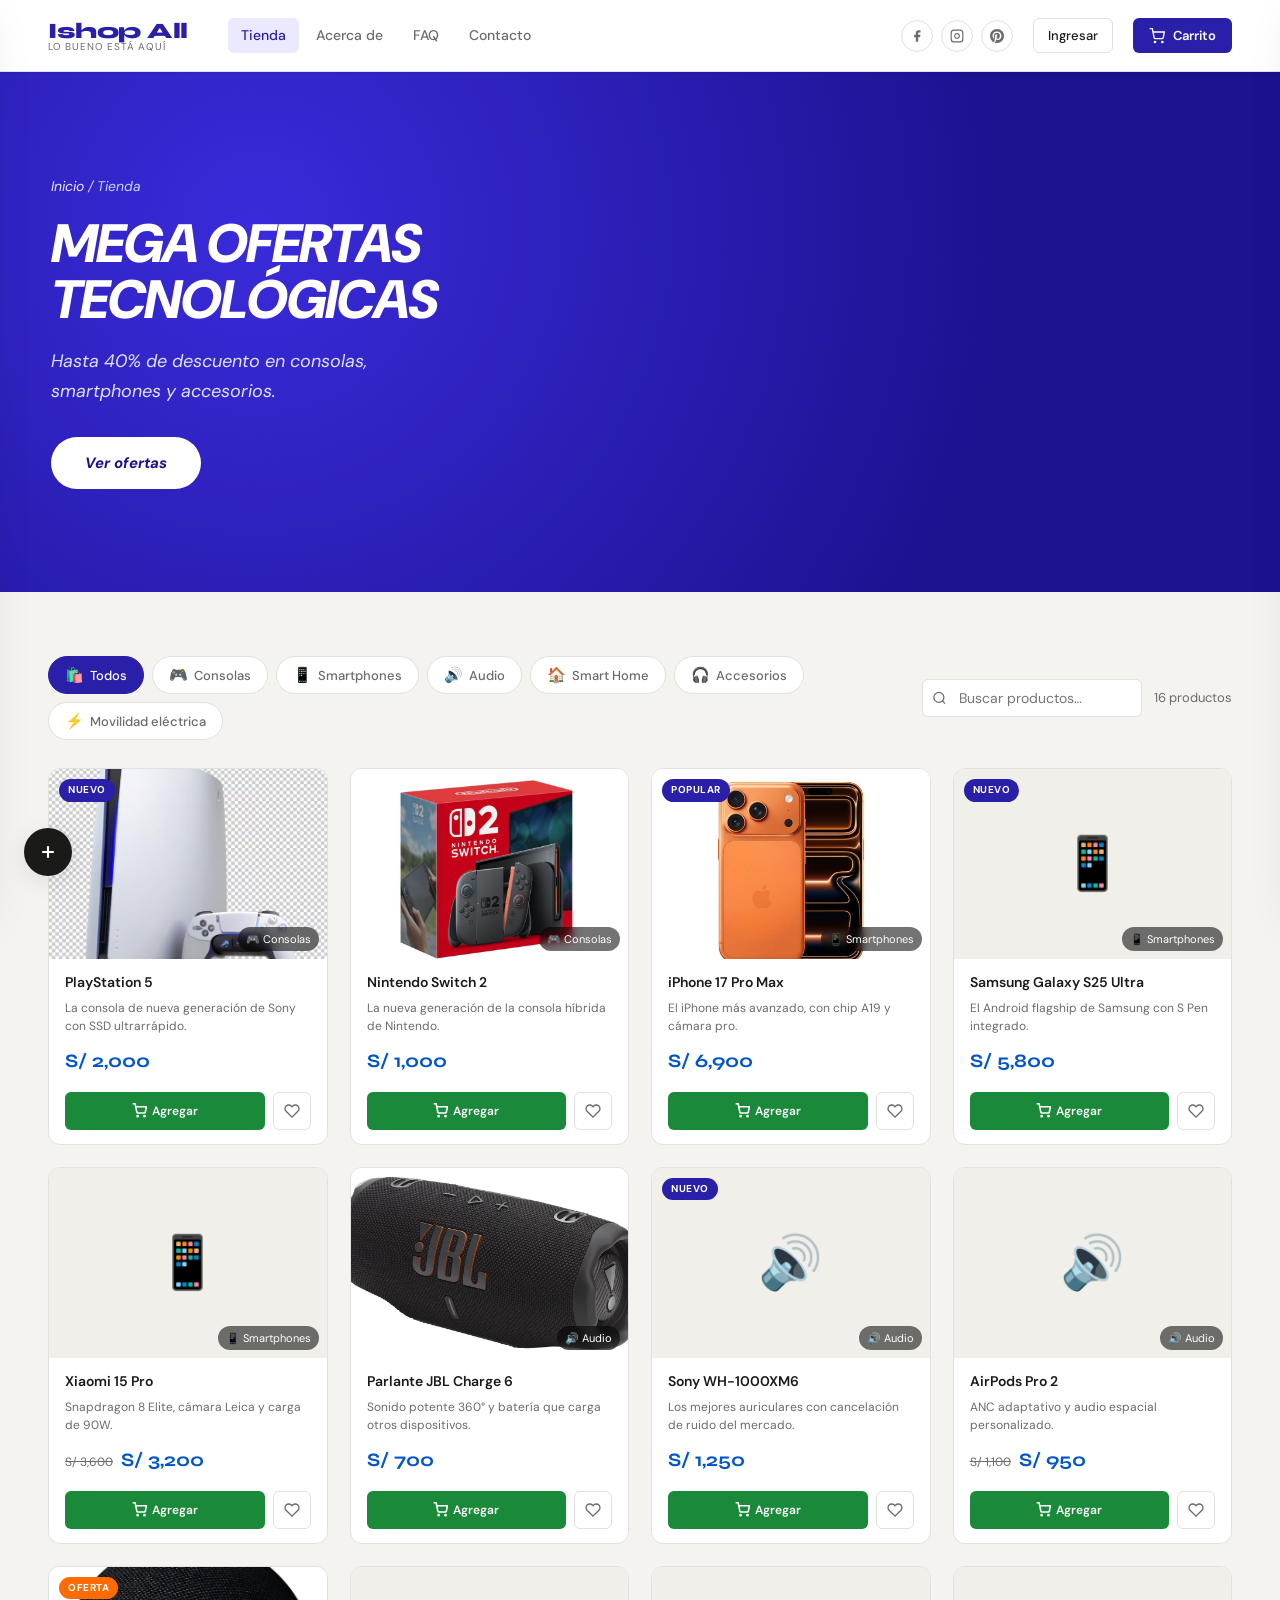
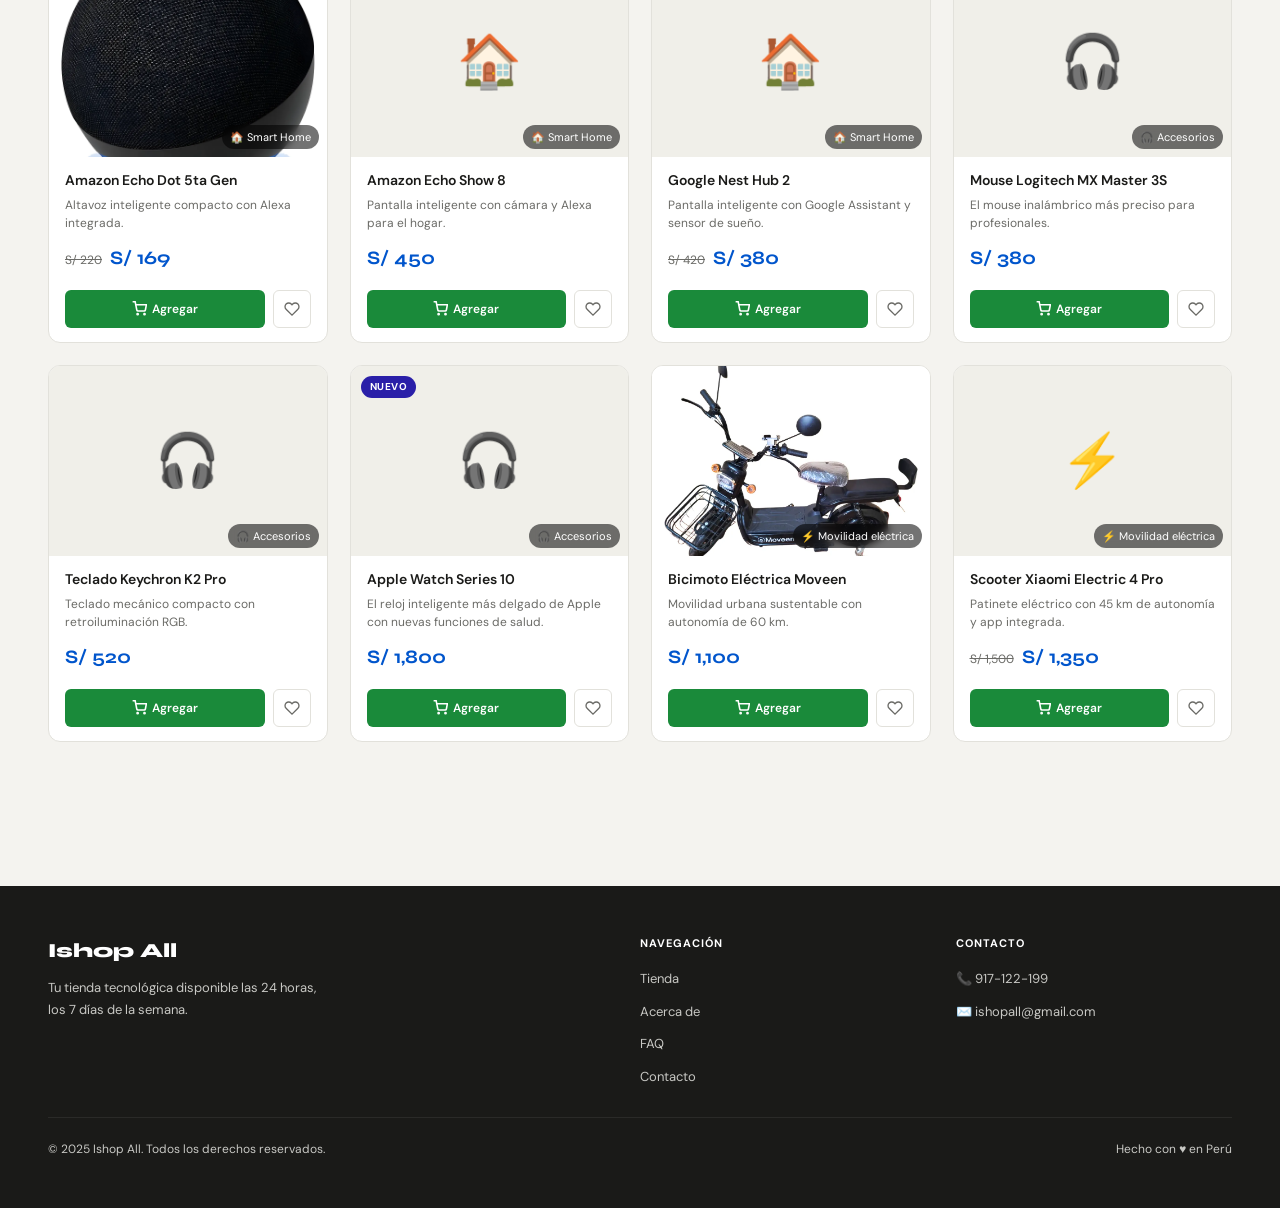
<file: pages/tienda.html>
<!DOCTYPE html>
<html lang="es">
<head>
  <meta charset="UTF-8"/>
  <meta name="viewport" content="width=device-width, initial-scale=1.0"/>
  <title>Tienda — Ishop All</title>
  <link rel="stylesheet" href="../css/style.css">
</head>
<body>

<!-- ══ HEADER ══ -->
<header>
  <a class="logo-link" href="../index.html">
    <h1>Ishop All</h1>
    <span class="tagline">Lo bueno está aquí</span>
  </a>
  <nav>
    <a href="../pages/tienda.html">Tienda</a>
    <a href="../pages/acerca.html">Acerca de</a>
    <a href="../pages/faq.html">FAQ</a>
    <a href="../pages/contacto.html">Contacto</a>
  </nav>
  <div class="header-spacer"></div>
  <div class="social-links">
    <a href="https://www.facebook.com" target="_blank" aria-label="Facebook">
      <svg viewBox="0 0 24 24" fill="currentColor"><path d="M18 2h-3a5 5 0 0 0-5 5v3H7v4h3v8h4v-8h3l1-4h-4V7a1 1 0 0 1 1-1h3z"/></svg>
    </a>
    <a href="https://www.instagram.com" target="_blank" aria-label="Instagram">
      <svg viewBox="0 0 24 24" fill="none" stroke="currentColor" stroke-width="2"><rect x="2" y="2" width="20" height="20" rx="5"/><path d="M16 11.37A4 4 0 1 1 12.63 8 4 4 0 0 1 16 11.37z"/><line x1="17.5" y1="6.5" x2="17.51" y2="6.5"/></svg>
    </a>
    <a href="https://www.pinterest.com" target="_blank" aria-label="Pinterest">
      <svg viewBox="0 0 24 24" fill="currentColor"><path d="M12 0C5.373 0 0 5.373 0 12c0 5.084 3.163 9.426 7.627 11.174-.105-.949-.2-2.405.042-3.441.218-.937 1.407-5.965 1.407-5.965s-.359-.719-.359-1.782c0-1.668.967-2.914 2.171-2.914 1.023 0 1.518.769 1.518 1.69 0 1.029-.655 2.568-.994 3.995-.283 1.194.599 2.169 1.777 2.169 2.133 0 3.772-2.249 3.772-5.495 0-2.873-2.064-4.882-5.012-4.882-3.414 0-5.418 2.561-5.418 5.207 0 1.031.397 2.138.893 2.738a.36.36 0 0 1 .083.345l-.333 1.36c-.053.22-.174.267-.402.161-1.499-.698-2.436-2.889-2.436-4.649 0-3.785 2.75-7.262 7.929-7.262 4.163 0 7.398 2.967 7.398 6.931 0 4.136-2.607 7.464-6.227 7.464-1.216 0-2.359-.632-2.75-1.378l-.748 2.853c-.271 1.043-1.002 2.35-1.492 3.146C9.57 23.812 10.763 24 12 24c6.627 0 12-5.373 12-12S18.627 0 12 0z"/></svg>
    </a>
  </div>
  <button class="btn-login" type="button">
    <svg viewBox="0 0 24 24" fill="none" stroke="currentColor" stroke-width="1.8"><circle cx="12" cy="8" r="4"/><path d="M4 20c0-4 3.6-7 8-7s8 3 8 7"/></svg>
    Iniciar sesión
  </button>
  <button class="btn-cart" type="button">
    <svg viewBox="0 0 24 24" fill="none" stroke="currentColor" stroke-width="2"><circle cx="9" cy="21" r="1"/><circle cx="20" cy="21" r="1"/><path d="M1 1h4l2.68 13.39a2 2 0 0 0 2 1.61h9.72a2 2 0 0 0 2-1.61L23 6H6"/></svg>
    Carrito <span class="cart-count" style="display:none">0</span>
  </button>
  <button class="btn-menu" type="button" aria-label="Abrir menú">
    <svg width="22" height="22" viewBox="0 0 24 24" fill="none" stroke="currentColor" stroke-width="2"><line x1="3" y1="6" x2="21" y2="6"/><line x1="3" y1="12" x2="21" y2="12"/><line x1="3" y1="18" x2="21" y2="18"/></svg>
  </button>
</header>

<!-- Mobile Nav -->
<div class="mobile-nav-overlay">
  <nav class="mobile-nav">
    <button class="close-nav">✕</button>
    <a href="../index.html">Inicio</a>
    <a href="../pages/tienda.html">Tienda</a>
    <a href="../pages/acerca.html">Acerca de</a>
    <a href="../pages/faq.html">FAQ</a>
    <a href="../pages/contacto.html">Contacto</a>
  </nav>
</div>

<section class="hero-promo">
  <div class="hero-container">

    <div class="hero-text">
      <p class="breadcrumb">
        <a href="../index.html">Inicio</a> / Tienda
      </p>

      <h1>MEGA OFERTAS<br>TECNOLÓGICAS</h1>

      <p class="hero-sub">
        Hasta 40% de descuento en consolas, smartphones y accesorios.
      </p>

      <a href="#product-grid" class="hero-btn">Ver ofertas</a>
    </div>

    <div class="banner-slider">
      <img src="../img/banerofertas.png" alt="Promoción tecnología">
    </div>

  </div>
</section>

<!-- ══ TIENDA ══ -->
<section class="page-section">

  <!-- Toolbar: filtros + buscador + contador -->
  <div class="tienda-toolbar">
    <!-- Pills de categorías (generadas por JS desde productos.js) -->
    <div id="filter-bar"></div>

    <div style="display:flex;align-items:center;gap:12px;flex-wrap:wrap">
      <div class="search-wrap">
        <svg class="search-icon" width="15" height="15" viewBox="0 0 24 24" fill="none" stroke="currentColor" stroke-width="2"><circle cx="11" cy="11" r="8"/><line x1="21" y1="21" x2="16.65" y2="16.65"/></svg>
        <input id="search-input" type="search" placeholder="Buscar productos…">
      </div>
      <span id="result-count" class="result-count"></span>
    </div>
  </div>

  <!-- Grid de productos (renderizado por JS) -->
  <div id="product-grid" class="product-grid">
    <div style="grid-column:1/-1;text-align:center;padding:48px;color:var(--clr-text-muted)">Cargando productos…</div>
  </div>

</section>

<!-- ══ BOTÓN ADMIN ══ -->
<button id="admin-trigger" title="Agregar producto">
  <svg width="20" height="20" viewBox="0 0 24 24" fill="none" stroke="currentColor" stroke-width="2.5"><line x1="12" y1="5" x2="12" y2="19"/><line x1="5" y1="12" x2="19" y2="12"/></svg>
</button>

<!-- ══ PANEL ADMIN ══ -->
<div id="admin-overlay"></div>
<aside id="admin-panel">
  <div class="admin-header">
    <h3>➕ Agregar producto</h3>
    <button id="admin-close">✕</button>
  </div>
  <div class="admin-body">
    <p class="admin-note">
      Los productos que agregues aquí aparecen en la tienda de inmediato.<br>
      Al guardar, obtendrás el código para pegarlo en <strong>productos.js</strong> y que sea permanente.
    </p>
    <form id="admin-form">
      <div class="form-group">
        <label for="admin-nombre">Nombre del producto *</label>
        <input id="admin-nombre" name="nombre" type="text" placeholder="Ej: Samsung Galaxy S25" required>
      </div>
      <div class="form-row">
        <div class="form-group">
          <label for="admin-precio">Precio (S/) *</label>
          <input id="admin-precio" name="precio" type="number" min="1" placeholder="1999" required>
        </div>
        <div class="form-group">
          <label for="admin-precio-original">Precio original (tachado)</label>
          <input id="admin-precio-original" name="precioOriginal" type="number" min="1" placeholder="2499">
        </div>
      </div>
      <div class="form-group">
        <label for="admin-categoria">Categoría *</label>
        <select id="admin-categoria" name="categoria" required>
          <option value="">Selecciona una categoría…</option>
          <!-- opciones generadas por JS -->
        </select>
      </div>
      <div class="form-group">
        <label for="admin-imagen">URL de imagen</label>
        <input id="admin-imagen" name="imagen" type="url" placeholder="https://… o ../img/foto.jpg">
      </div>
      <div class="form-group">
        <label for="admin-badge">Badge (etiqueta)</label>
        <input id="admin-badge" name="badge" type="text" placeholder="Nuevo, Oferta, Popular…">
      </div>
      <div class="form-group">
        <label for="admin-desc">Descripción breve</label>
        <textarea id="admin-desc" name="descripcion" placeholder="Características principales del producto…"></textarea>
      </div>
      <button type="submit" class="btn-primary">Guardar y agregar a la tienda</button>
    </form>
  </div>
</aside>

<!-- ══ CARRITO PANEL ══ -->
<div class="cart-panel-overlay"></div>
<aside class="cart-panel">
  <div class="cart-panel-header">
    <h3>Tu carrito</h3>
    <button class="cart-panel-close">✕</button>
  </div>
  <div class="cart-items"></div>
  <div class="cart-panel-footer">
    <div class="cart-total-row">
      <span>Total</span>
      <strong class="cart-total-value">S/ 0</strong>
    </div>
    <button class="btn-checkout">Proceder al pago</button>
  </div>
</aside>

<!-- ══ MODAL LOGIN ══ -->
<div class="modal-overlay">
  <div class="modal" role="dialog" aria-modal="true">
    <button class="modal-close">✕</button>
    <h3>Iniciar sesión</h3>
    <form id="login-form">
      <div class="form-group">
        <label for="login-email">Correo electrónico</label>
        <input id="login-email" type="email" placeholder="tu@email.com" required>
      </div>
      <div class="form-group">
        <label for="login-pass">Contraseña</label>
        <input id="login-pass" type="password" placeholder="••••••••" required>
      </div>
      <button type="submit" class="btn-primary">Entrar</button>
    </form>
  </div>
</div>

<!-- ══ FOOTER ══ -->
<footer>
  <div class="footer-inner">
    <div class="footer-brand">
      <h3>Ishop All</h3>
      <p>Tu tienda tecnológica disponible las 24 horas, los 7 días de la semana.</p>
    </div>
    <div>
      <h4>Navegación</h4>
      <ul>
        <li><a href="../pages/tienda.html">Tienda</a></li>
        <li><a href="../pages/acerca.html">Acerca de</a></li>
        <li><a href="../pages/faq.html">FAQ</a></li>
        <li><a href="../pages/contacto.html">Contacto</a></li>
      </ul>
    </div>
    <div>
      <h4>Contacto</h4>
      <ul>
        <li><a href="tel:917122199">📞 917-122-199</a></li>
        <li><a href="mailto:ishopall@gmail.com">✉️ ishopall@gmail.com</a></li>
      </ul>
    </div>
  </div>
  <div class="footer-bottom">
    <span>© 2025 Ishop All. Todos los derechos reservados.</span>
    <span>Hecho con ♥ en Perú</span>
  </div>
</footer>

<!-- productos.js PRIMERO, luego main.js -->
<script src="../js/productos.js"></script>
<script src="../js/main.js"></script>
</body>
</html>
</file>
<file: css/style.css>
/* ==============================
  ISHOP ALL — style.css
   ============================== */

@import url('https://fonts.googleapis.com/css2?family=Syne:wght@400;600;700;800&family=DM+Sans:ital,wght@0,300;0,400;0,500;1,400&display=swap');

/* ── Variables ── */
:root {
  --clr-bg: #f4f3ef;
  --clr-surface: #ffffff;
  --clr-border: #e2e1db;
  --clr-text: #1a1a18;
  --clr-text-muted: #6b6b67;
  --clr-accent: #2a1fa8;
  --clr-accent-light: #ebe9ff;
  --clr-green: #1a8a3a;
  --clr-green-hover: #146230;
  --clr-price: #0055cc;
  --radius-sm: 6px;
  --radius-md: 12px;
  --radius-lg: 20px;
  --shadow-sm: 0 1px 3px rgba(0,0,0,.07);
  --shadow-md: 0 6px 24px rgba(0,0,0,.09);
  --shadow-lg: 0 18px 48px rgba(0,0,0,.13);
  --transition: 0.22s ease;
  --font-display: 'Syne', sans-serif;
  --font-body: 'DM Sans', sans-serif;
}

*, *::before, *::after { margin:0; padding:0; box-sizing:border-box; }
html { scroll-behavior:smooth; }
body { font-family:var(--font-body); background:var(--clr-bg); color:var(--clr-text); line-height:1.65; font-size:15px; }
a { color:inherit; text-decoration:none; }
img { display:block; max-width:100%; }
button { font-family:var(--font-body); cursor:pointer; }

/* ── HEADER ── */
header {
  position:sticky; top:0; z-index:200;
  background:var(--clr-surface);
  border-bottom:1px solid var(--clr-border);
  height:72px; padding:0 48px;
  display:flex; align-items:center; gap:20px;
  box-shadow:var(--shadow-sm);
}
.logo-link { display:flex; flex-direction:column; line-height:1; flex-shrink:0; }
.logo-link h1 { font-family:var(--font-display); font-size:22px; font-weight:800; color:var(--clr-accent); letter-spacing:-0.5px; }
.logo-link .tagline { font-size:10px; color:var(--clr-text-muted); letter-spacing:.8px; text-transform:uppercase; }
nav { display:flex; align-items:center; gap:4px; margin-left:20px; }
nav a { font-size:14px; font-weight:500; color:var(--clr-text-muted); padding:6px 13px; border-radius:var(--radius-sm); transition:background var(--transition),color var(--transition); white-space:nowrap; }
nav a:hover, nav a.active { background:var(--clr-accent-light); color:var(--clr-accent); }
.header-spacer { flex:1; }

.social-links { display:flex; align-items:center; gap:8px; }
.social-links a { width:32px; height:32px; display:flex; align-items:center; justify-content:center; border:1px solid var(--clr-border); border-radius:50%; color:var(--clr-text-muted); transition:border-color var(--transition),color var(--transition),background var(--transition); }
.social-links a:hover { border-color:var(--clr-accent); color:var(--clr-accent); background:var(--clr-accent-light); }
.social-links svg { width:14px; height:14px; }

.btn-login { display:flex; align-items:center; gap:7px; padding:8px 14px; border:1px solid var(--clr-border); background:var(--clr-surface); color:var(--clr-text); border-radius:var(--radius-sm); font-size:13px; font-weight:500; transition:border-color var(--transition),background var(--transition); }
.btn-login:hover { border-color:var(--clr-accent); background:var(--clr-accent-light); color:var(--clr-accent); }
.btn-login svg { width:16px; height:16px; }

.btn-cart { position:relative; display:flex; align-items:center; gap:8px; padding:9px 16px; background:var(--clr-accent); color:#fff; border:none; border-radius:var(--radius-sm); font-size:13px; font-weight:600; transition:background var(--transition),transform var(--transition); white-space:nowrap; }
.btn-cart:hover { background:#1e178a; transform:translateY(-1px); }
.btn-cart svg { width:16px; height:16px; }
.cart-count { display:inline-flex; align-items:center; justify-content:center; background:#fff; color:var(--clr-accent); width:18px; height:18px; border-radius:50%; font-size:11px; font-weight:700; margin-left:2px; }

.btn-menu { display:none; background:none; border:none; padding:8px; color:var(--clr-text); border-radius:var(--radius-sm); }

/* ── MOBILE NAV ── */
.mobile-nav-overlay { display:none; position:fixed; inset:0; z-index:300; background:rgba(0,0,0,.4); opacity:0; transition:opacity .3s; }
.mobile-nav-overlay.open { display:block; opacity:1; }
.mobile-nav { position:fixed; top:0; right:-280px; bottom:0; width:260px; background:var(--clr-surface); z-index:301; padding:24px 20px; display:flex; flex-direction:column; gap:4px; box-shadow:var(--shadow-lg); transition:right .3s ease; }
.mobile-nav.open { right:0; }
.mobile-nav .close-nav { align-self:flex-end; background:none; border:none; font-size:22px; color:var(--clr-text-muted); cursor:pointer; margin-bottom:12px; }
.mobile-nav a { display:block; padding:12px 14px; border-radius:var(--radius-sm); font-size:16px; font-weight:500; color:var(--clr-text); border-bottom:1px solid var(--clr-border); }
.mobile-nav a:hover { background:var(--clr-accent-light); color:var(--clr-accent); }

/* ── HERO ── */
.hero { background:var(--clr-accent); color:#fff; padding:90px 48px; text-align:center; position:relative; overflow:hidden; font-style: oblique; }
.hero::before { content:''; position:absolute; inset:0; background:radial-gradient(ellipse 80% 60% at 60% 40%,rgba(255,255,255,.08) 0%,transparent 70%); pointer-events:none; }
.hero h2 { font-family:var(--font-display); font-size:clamp(30px,6vw,54px); font-weight:800; letter-spacing:-1.5px; margin-bottom:14px; line-height:1.1; }
.hero p { font-size:17px; opacity:.8; margin-bottom:32px; }
.hero-cta { display:inline-flex; align-items:center; gap:8px; padding:13px 30px; background:#fff; color:var(--clr-accent); border:none; border-radius:100px; font-size:15px; font-weight:700; font-family:var(--font-body); cursor:pointer; transition:transform var(--transition),box-shadow var(--transition); }
.hero-cta:hover { transform:translateY(-2px); box-shadow:0 8px 24px rgba(0,0,0,.2); }
.hero-badges { display:flex; justify-content:center; gap:10px; flex-wrap:wrap; margin-top:36px; }
.hero-badge { padding:5px 14px; border:1px solid rgba(255,255,255,.3); border-radius:100px; font-size:12px; color:rgba(255,255,255,.85); }

/* ── PAGE HEADER / BREADCRUMB ── */
.page-header { background:radial-gradient(circle at 20% 30%, #3a2bdb, #1b128f 70%); border-bottom:1px solid var(--clr-border); padding:36px 48px 28px; }
.page-header h2 { font-style: oblique;; font-size:30px; font-weight:800; color: white; }
.page-header p { color:white; margin-top:6px; }

/* ───────── HERO PROMO PROFESIONAL ───────── */

.hero-promo {
  background: radial-gradient(circle at 20% 30%, #3a2bdb, #1b128f 70%);
  padding: 70px 0;
  overflow: hidden;
}

.hero-container {
  width: 92%;
  max-width: 1300px;
  margin: auto;
  display: grid;
  grid-template-columns: 1.1fr 2fr;
  align-items: center;
  gap: 60px;
  font-style: oblique;
}

.breadcrumb {
  color: #cbd2ff;
  font-size: 14px;
  margin-bottom: 18px;
}

.breadcrumb a {
  color: #fff;
  text-decoration: none;
  opacity: .9;
}

.hero-text h1 {
  color: #fff;
  font-size: 54px;
  font-weight: 900;
  line-height: 1.05;
  letter-spacing: -2px;
  margin-bottom: 18px;
}

.hero-sub {
  color: #dfe3ff;
  font-size: 18px;
  margin-bottom: 30px;
  max-width: 520px;
}

.hero-btn {
  display: inline-block;
  background: #fff;
  color: #1b128f;
  padding: 14px 34px;
  border-radius: 60px;
  font-weight: 700;
  text-decoration: none;
  font-size: 15px;
  transition: all .25s ease;
}

.hero-btn:hover {
  transform: translateY(-3px);
  box-shadow: 0 14px 30px rgba(0,0,0,.35);
}

.hero-media img {
  width: 1000%;
  max-height: 380px;
  object-fit: contain;
  filter: drop-shadow(0 30px 60px rgba(0,0,0,.45));
}


.banner-slider{
  position: relative;
  overflow: hidden;
  border-radius: 14px;
  height: 380px;              /* ajusta a tu hero */
}

/* La imagen se mueve sola en loop */
.banner-slider img{
  position: absolute;
  top: 0;
  left: -100%;
  height: 100%;
  width: auto;
  animation: slideRight 10s linear infinite;
}

/* Animación continua */
@keyframes slideRight{
  from{
    left: -100%;
  }
  to{
    left: 100%;
  }
}

/* Responsive */

@media (max-width: 1000px) {
  .hero-container {
    grid-template-columns: 1fr;
    text-align: center;
  }

  .hero-media {
    order: -1;
  }

  .hero-text h1 {
    font-size: 40px;
  }
}

/* ── SECCIÓN ── */
section.page-section { padding:64px 48px; max-width:1280px; margin:0 auto; }
section.page-section h2 { font-family:var(--font-display); font-size:26px; font-weight:700; margin-bottom:28px; }

/* ── BARRA DE FILTROS CATEGORÍA ── */
.tienda-toolbar {
  display:flex; flex-wrap:wrap; align-items:center;
  gap:12px; margin-bottom:28px;
}
#filter-bar {
  display:flex; flex-wrap:wrap; gap:8px; flex:1;
}
.cat-pill {
  display:flex; align-items:center; gap:6px;
  padding:8px 16px;
  background:var(--clr-surface);
  border:1px solid var(--clr-border);
  border-radius:100px;
  font-size:13px; font-weight:500;
  color:var(--clr-text-muted);
  cursor:pointer;
  transition:background var(--transition),border-color var(--transition),color var(--transition),transform .15s;
  white-space:nowrap;
}
.cat-pill:hover { border-color:var(--clr-accent); color:var(--clr-accent); transform:translateY(-1px); }
.cat-pill.active { background:var(--clr-accent); border-color:var(--clr-accent); color:#fff; }
.cat-emoji { font-size:15px; }

/* Buscador inline */
.search-wrap { position:relative; }
.search-wrap input {
  padding:9px 14px 9px 36px;
  border:1px solid var(--clr-border);
  border-radius:var(--radius-sm);
  font-family:var(--font-body); font-size:14px;
  background:var(--clr-surface); color:var(--clr-text);
  outline:none; width:220px;
  transition:border-color .2s,box-shadow .2s;
}
.search-wrap input:focus { border-color:var(--clr-accent); box-shadow:0 0 0 3px rgba(42,31,168,.1); }
.search-wrap .search-icon { position:absolute; left:10px; top:50%; transform:translateY(-50%); color:var(--clr-text-muted); pointer-events:none; }

/* Contador de resultados */
.result-count { font-size:13px; color:var(--clr-text-muted); white-space:nowrap; }

/* ── PRODUCT GRID ── */
.product-grid {
  display:grid;
  grid-template-columns:repeat(auto-fill, minmax(230px, 1fr));
  gap:22px;
}

article.card { background:var(--clr-surface); border:1px solid var(--clr-border); border-radius:var(--radius-md); overflow:hidden; display:flex; flex-direction:column; transition:box-shadow var(--transition),transform var(--transition); }
article.card:hover { box-shadow:var(--shadow-lg); transform:translateY(-4px); }

.card-img-wrap { position:relative; overflow:hidden; height:190px; background:#f0efe9; }
.card-img-wrap img { width:100%; height:100%; object-fit:cover; transition:transform .4s ease; }
article.card:hover .card-img-wrap img { transform:scale(1.04); }

/* Placeholder cuando no hay imagen */
.card-placeholder { width:100%; height:100%; display:flex; align-items:center; justify-content:center; font-size:52px; color:#ccc; }

.card-badge { position:absolute; top:10px; left:10px; background:var(--clr-accent); color:#fff; font-size:10px; font-weight:700; letter-spacing:.5px; padding:3px 9px; border-radius:100px; text-transform:uppercase; z-index:1; }
.card-cat-tag { position:absolute; bottom:8px; right:8px; background:rgba(0,0,0,.55); color:#fff; font-size:11px; padding:3px 8px; border-radius:100px; backdrop-filter:blur(4px); }

.card-body { padding:14px 16px; flex:1; display:flex; flex-direction:column; gap:6px; }
.card-body h3 { font-size:14px; font-weight:600; color:var(--clr-text); line-height:1.4; }
.card-desc { font-size:12px; color:var(--clr-text-muted); line-height:1.5; flex:1; display:-webkit-box; -webkit-box-orient:vertical; overflow:hidden; }
.card-pricing { display:flex; align-items:baseline; gap:8px; margin-top:4px; }
.card-body .precio { font-family:var(--font-display); font-size:19px; font-weight:700; color:var(--clr-price); }
.precio-original { font-size:12px; color:var(--clr-text-muted); text-decoration:line-through; }
.card-actions { margin-top:10px; display:flex; gap:8px; }

.btn-add { flex:1; padding:9px 12px; background:var(--clr-green); color:#fff; border:none; border-radius:var(--radius-sm); font-size:12px; font-weight:600; transition:background var(--transition),transform var(--transition); display:flex; align-items:center; justify-content:center; gap:5px; }
.btn-add:hover { background:var(--clr-green-hover); transform:translateY(-1px); }

.btn-wish { width:38px; height:38px; display:flex; align-items:center; justify-content:center; border:1px solid var(--clr-border); background:var(--clr-surface); border-radius:var(--radius-sm); color:var(--clr-text-muted); transition:border-color var(--transition),color var(--transition); flex-shrink:0; }
.btn-wish:hover { border-color:#e00; color:#e00; }
.btn-wish.active { border-color:#e00; color:#e00; fill:#e00; }

/* sin resultados */
.no-results { grid-column:1/-1; text-align:center; padding:64px 0; color:var(--clr-text-muted); display:flex; flex-direction:column; align-items:center; gap:10px; }

/* ── CARRITO PANEL ── */
.cart-panel-overlay { position:fixed; inset:0; z-index:400; background:rgba(0,0,0,.4); opacity:0; pointer-events:none; transition:opacity .3s; }
.cart-panel-overlay.open { opacity:1; pointer-events:all; }
.cart-panel { position:fixed; top:0; right:-400px; bottom:0; width:380px; background:var(--clr-surface); z-index:401; display:flex; flex-direction:column; box-shadow:var(--shadow-lg); transition:right .3s ease; }
.cart-panel.open { right:0; }
.cart-panel-header { padding:20px 24px; border-bottom:1px solid var(--clr-border); display:flex; align-items:center; justify-content:space-between; }
.cart-panel-header h3 { font-family:var(--font-display); font-size:18px; font-weight:700; }
.cart-panel-close { background:none; border:none; font-size:20px; color:var(--clr-text-muted); cursor:pointer; }
.cart-items { flex:1; overflow-y:auto; padding:16px 24px; display:flex; flex-direction:column; gap:14px; }
.cart-empty { text-align:center; padding:48px 0; color:var(--clr-text-muted); display:flex; flex-direction:column; align-items:center; gap:12px; }
.cart-empty svg { width:44px; height:44px; opacity:.3; }
.cart-item { display:flex; gap:12px; align-items:flex-start; }
.cart-item-info { flex:1; }
.cart-item-info strong { font-size:13px; font-weight:600; display:block; margin-bottom:3px; }
.cart-item-info .item-price { font-size:14px; font-weight:700; color:var(--clr-price); }
.cart-item-qty { display:flex; align-items:center; gap:8px; margin-top:6px; }
.cart-item-qty button { width:24px; height:24px; border:1px solid var(--clr-border); background:none; border-radius:4px; font-size:15px; font-weight:600; line-height:1; color:var(--clr-text); transition:background var(--transition); }
.cart-item-qty button:hover { background:var(--clr-accent-light); }
.cart-item-qty span { font-size:13px; font-weight:500; min-width:16px; text-align:center; }
.cart-item-remove { background:none; border:none; color:var(--clr-text-muted); padding:4px; cursor:pointer; transition:color var(--transition); }
.cart-item-remove:hover { color:#e00; }
.cart-panel-footer { padding:20px 24px; border-top:1px solid var(--clr-border); display:flex; flex-direction:column; gap:12px; }
.cart-total-row { display:flex; justify-content:space-between; align-items:center; }
.cart-total-row span { font-size:14px; color:var(--clr-text-muted); }
.cart-total-row strong { font-family:var(--font-display); font-size:22px; font-weight:700; color:var(--clr-price); }
.btn-checkout { width:100%; padding:13px; background:var(--clr-accent); color:#fff; border:none; border-radius:var(--radius-sm); font-size:14px; font-weight:700; font-family:var(--font-body); transition:background var(--transition); }
.btn-checkout:hover { background:#1e178a; }

/* ── TOAST ── */
.toast-container { position:fixed; bottom:24px; right:24px; display:flex; flex-direction:column; gap:10px; z-index:600; }
.toast { background:var(--clr-text); color:#fff; padding:11px 18px; border-radius:var(--radius-sm); font-size:13px; font-weight:500; display:flex; align-items:center; gap:10px; box-shadow:var(--shadow-md); animation:slideUp .3s ease forwards; max-width:300px; }
.toast.success { border-left:3px solid var(--clr-green); }
.toast.error { border-left:3px solid #e00; }
@keyframes slideUp { from{opacity:0;transform:translateY(12px)} to{opacity:1;transform:translateY(0)} }

/* ── MODAL LOGIN ── */
.modal-overlay { position:fixed; inset:0; z-index:500; background:rgba(0,0,0,.5); display:flex; align-items:center; justify-content:center; opacity:0; pointer-events:none; transition:opacity .3s; }
.modal-overlay.open { opacity:1; pointer-events:all; }
.modal { background:var(--clr-surface); border-radius:var(--radius-lg); padding:38px; width:100%; max-width:410px; box-shadow:var(--shadow-lg); transform:translateY(16px); transition:transform .3s; }
.modal-overlay.open .modal { transform:translateY(0); }
.modal h3 { font-family:var(--font-display); font-size:22px; font-weight:700; margin-bottom:22px; }
.modal-close { float:right; background:none; border:none; font-size:20px; color:var(--clr-text-muted); cursor:pointer; margin-top:-4px; }

/* ── FORMULARIOS ── */
.form-group { margin-bottom:14px; }
.form-group label { display:block; font-size:12px; font-weight:600; margin-bottom:5px; color:var(--clr-text-muted); text-transform:uppercase; letter-spacing:.4px; }
.form-group input, .form-group textarea, .form-group select { width:100%; padding:10px 13px; border:1px solid var(--clr-border); border-radius:var(--radius-sm); font-family:var(--font-body); font-size:14px; background:var(--clr-bg); color:var(--clr-text); transition:border-color .2s,box-shadow .2s; outline:none; }
.form-group input:focus, .form-group textarea:focus, .form-group select:focus { border-color:var(--clr-accent); box-shadow:0 0 0 3px rgba(42,31,168,.1); background:var(--clr-surface); }
.form-group textarea { height:90px; resize:vertical; }
.form-row { display:grid; grid-template-columns:1fr 1fr; gap:12px; }
.btn-primary { width:100%; padding:12px; background:var(--clr-accent); color:#fff; border:none; border-radius:var(--radius-sm); font-size:14px; font-weight:600; font-family:var(--font-body); cursor:pointer; transition:background var(--transition),transform var(--transition); }
.btn-primary:hover { background:#1e178a; transform:translateY(-1px); }

/* ── PANEL ADMIN ── */
#admin-overlay { position:fixed; inset:0; z-index:490; background:rgba(0,0,0,.4); opacity:0; pointer-events:none; transition:opacity .3s; }
#admin-overlay.open { opacity:1; pointer-events:all; }

#admin-panel {
  position:fixed; top:0; left:-420px; bottom:0; width:400px;
  background:var(--clr-surface); z-index:491;
  display:flex; flex-direction:column;
  box-shadow:var(--shadow-lg); transition:left .3s ease;
  overflow-y:auto;
}
#admin-panel.open { left:0; }
.admin-header { padding:20px 24px; border-bottom:1px solid var(--clr-border); display:flex; align-items:center; justify-content:space-between; position:sticky; top:0; background:var(--clr-surface); z-index:1; }
.admin-header h3 { font-family:var(--font-display); font-size:18px; font-weight:700; }
#admin-close { background:none; border:none; font-size:20px; color:var(--clr-text-muted); cursor:pointer; }
.admin-body { padding:24px; flex:1; }
.admin-note { background:var(--clr-accent-light); border-left:3px solid var(--clr-accent); padding:10px 14px; border-radius:var(--radius-sm); font-size:12px; color:var(--clr-accent); margin-bottom:20px; line-height:1.6; }

/* Botón admin flotante */
#admin-trigger {
  position:fixed; bottom:24px; left:24px; z-index:300;
  width:48px; height:48px;
  background:var(--clr-text); color:#fff;
  border:none; border-radius:50%;
  display:flex; align-items:center; justify-content:center;
  box-shadow:var(--shadow-md);
  cursor:pointer;
  transition:background var(--transition),transform var(--transition);
}
#admin-trigger:hover { background:#333; transform:scale(1.08); }
#admin-trigger title-tip {
  position:absolute; left:58px; background:#000; color:#fff;
  font-size:12px; padding:4px 10px; border-radius:4px; white-space:nowrap;
}

/* ── ACERCA ── */
#acerca, #faq { max-width:760px; margin:0 auto; text-align:center; }
#acerca h2, #faq h2 { font-family:var(--font-display); font-size:30px; font-weight:800; margin-bottom:14px; }
#acerca p, #faq p { color:var(--clr-text-muted); font-size:16px; margin-bottom:10px; }

.feature-grid { display:grid; grid-template-columns:repeat(auto-fill,minmax(180px,1fr)); gap:20px; margin-top:36px; text-align:left; }
.feature-card { background:var(--clr-surface); border:1px solid var(--clr-border); border-radius:var(--radius-md); padding:22px; display:flex; flex-direction:column; gap:8px; }
.feature-icon { font-size:26px; }
.feature-card h4 { font-family:var(--font-display); font-size:14px; font-weight:700; }
.feature-card p { font-size:13px; color:var(--clr-text-muted); }

/* ── FAQ ── */
.faq-list { text-align:left; margin-top:28px; display:flex; flex-direction:column; gap:10px; }
.faq-item { background:var(--clr-surface); border:1px solid var(--clr-border); border-radius:var(--radius-md); overflow:hidden; }
.faq-question { width:100%; padding:15px 18px; background:none; border:none; text-align:left; font-family:var(--font-body); font-size:14px; font-weight:600; color:var(--clr-text); cursor:pointer; display:flex; justify-content:space-between; align-items:center; transition:background var(--transition); }
.faq-question:hover { background:var(--clr-accent-light); }
.faq-question .faq-icon { font-size:20px; transition:transform .3s; flex-shrink:0; }
.faq-question[aria-expanded="true"] .faq-icon { transform:rotate(45deg); }
.faq-answer { max-height:0; overflow:hidden; transition:max-height .35s ease,padding .35s ease; font-size:14px; color:var(--clr-text-muted); padding:0 18px; }
.faq-answer.open { max-height:200px; padding:0 18px 14px; }

/* ── CONTACTO ── */
.contacto-wrapper { display:grid; grid-template-columns:1fr 1fr; gap:48px; align-items:start; max-width:900px; margin:0 auto; }
.contacto-info h2 { font-family:var(--font-display); font-size:26px; font-weight:700; margin-bottom:10px; }
.contacto-info p { color:var(--clr-text-muted); margin-bottom:22px; }
.contacto-detail { display:flex; align-items:center; gap:10px; margin-bottom:12px; font-size:14px; }
.contacto-detail svg { width:18px; height:18px; color:var(--clr-accent); flex-shrink:0; }

/* ── FOOTER ── */
footer { background:#1a1a18; color:#c8c8c4; padding:48px; margin-top:80px; }
.footer-inner { max-width:1280px; margin:0 auto; display:grid; grid-template-columns:2fr 1fr 1fr; gap:40px; }
.footer-brand h3 { font-family:var(--font-display); font-size:20px; font-weight:800; color:#fff; margin-bottom:10px; }
.footer-brand p { font-size:13px; line-height:1.7; max-width:280px; }
footer h4 { font-size:11px; font-weight:700; letter-spacing:1px; text-transform:uppercase; color:#fff; margin-bottom:14px; }
footer ul { list-style:none; display:flex; flex-direction:column; gap:8px; }
footer ul li a { font-size:13px; color:#c8c8c4; transition:color var(--transition); }
footer ul li a:hover { color:#fff; }
.footer-bottom { max-width:1280px; margin:28px auto 0; padding-top:22px; border-top:1px solid #2a2a28; display:flex; justify-content:space-between; align-items:center; font-size:12px; }

/* ── HERO INDEX ── */
section.page-section.hero-index { text-align:center; }

/* ── RESPONSIVE ── */
@media (max-width:960px) {
  header { padding:0 20px; }
  nav, .social-links, .btn-login { display:none; }
  .btn-menu { display:flex; }
  .hero { padding:64px 24px; }
  section.page-section { padding:40px 20px; }
  .page-header { padding:28px 20px; }
  .contacto-wrapper { grid-template-columns:1fr; }
  .footer-inner { grid-template-columns:1fr; gap:24px; }
  .footer-bottom { flex-direction:column; gap:8px; text-align:center; }
  .cart-panel { width:100%; right:-100%; }
  #admin-panel { width:100%; left:-100%; }
  .tienda-toolbar { flex-direction:column; align-items:stretch; }
  .search-wrap input { width:100%; }
  .form-row { grid-template-columns:1fr; }
}
</file>
